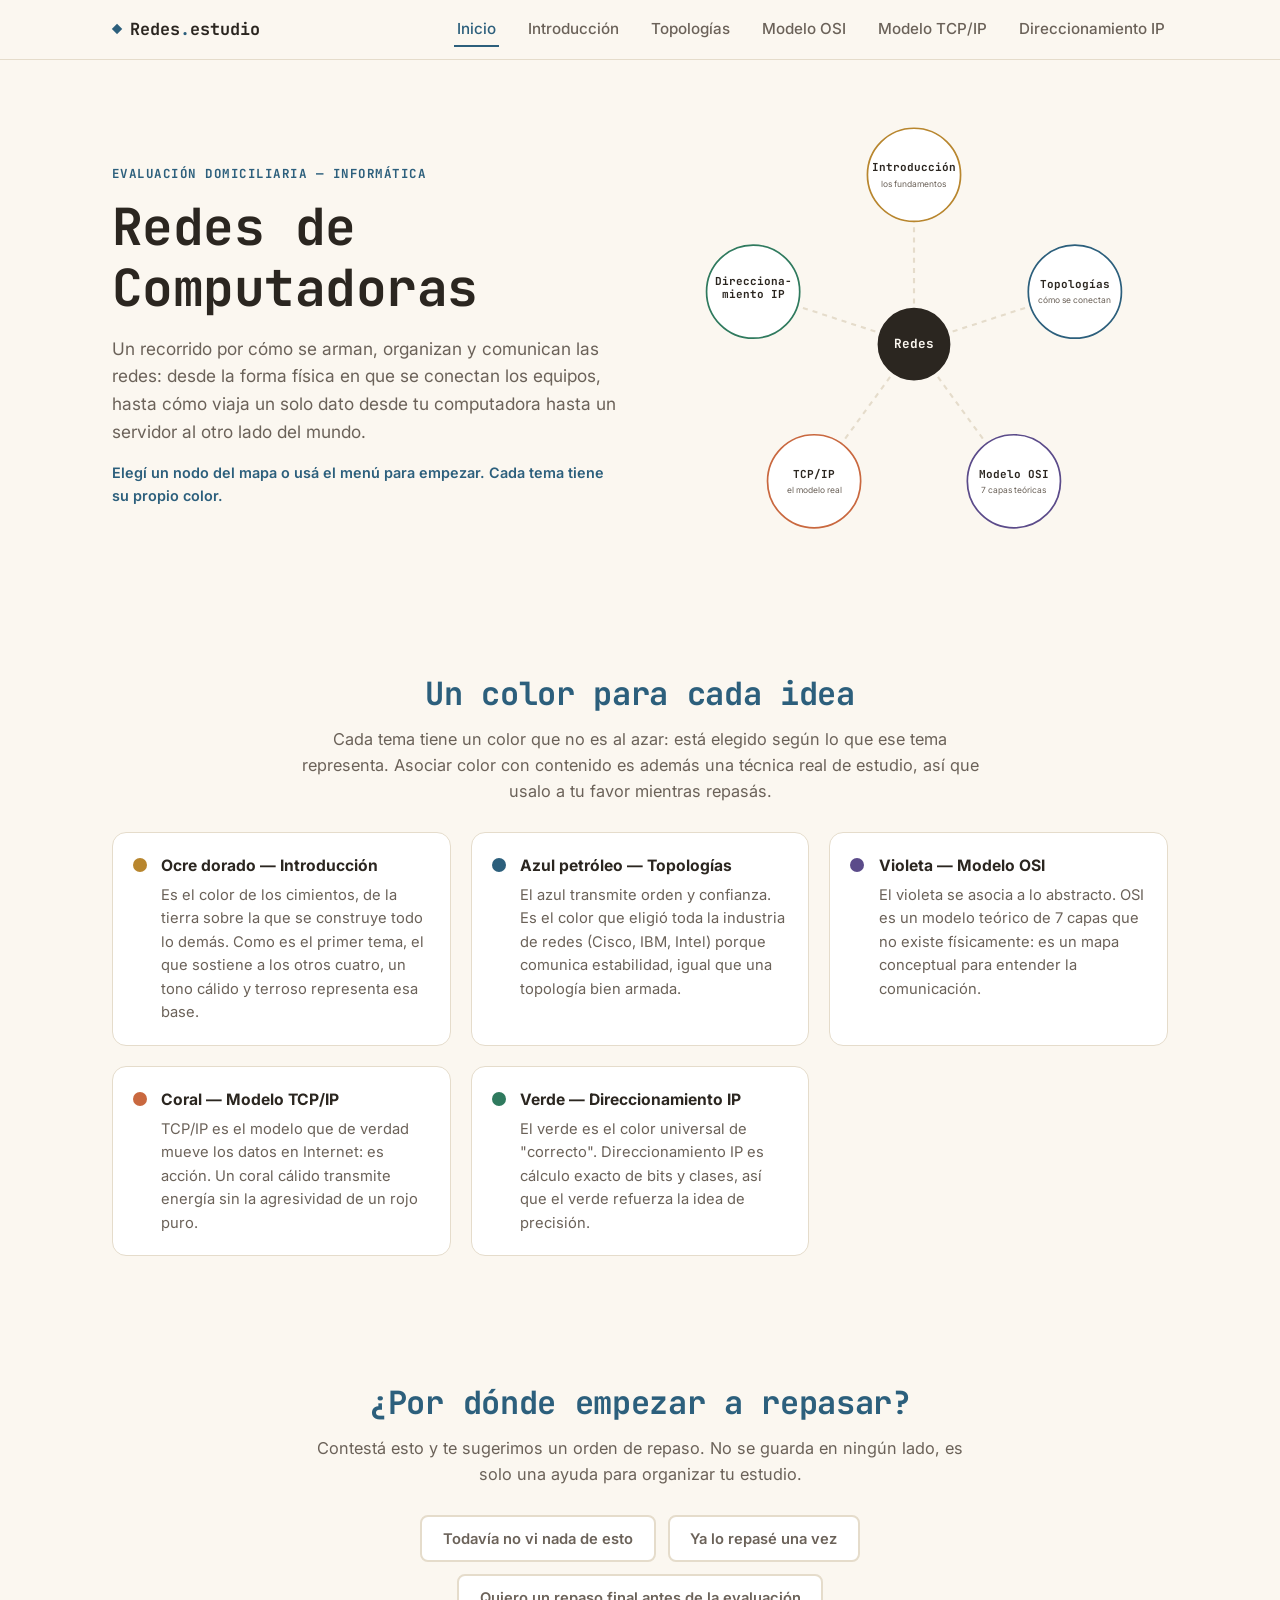
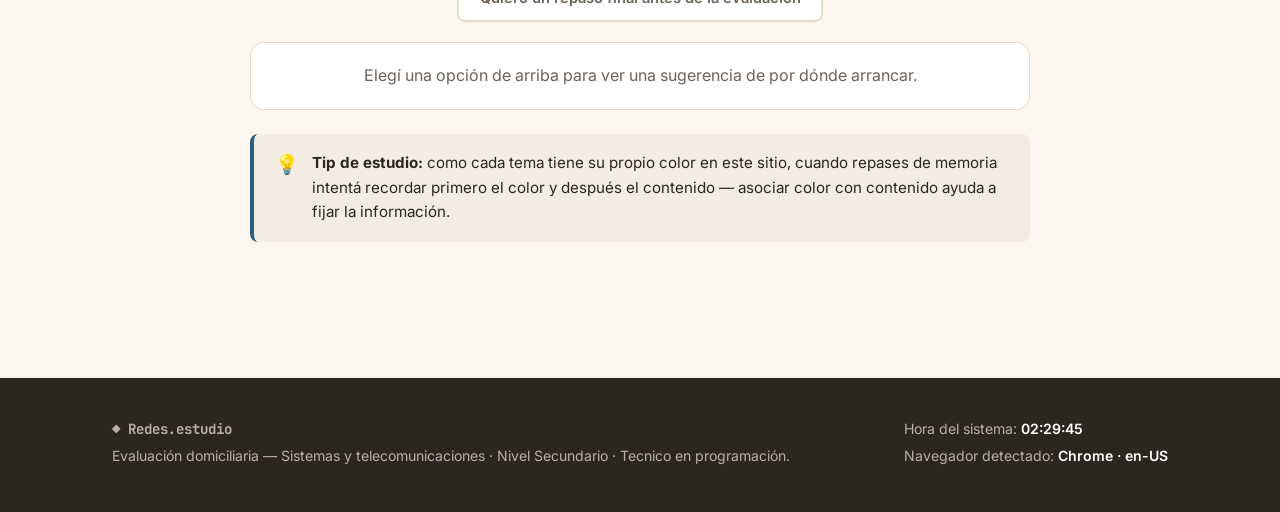
<file: index.html>
<!DOCTYPE html>
<html lang="es">
<head>
  <meta charset="UTF-8">
  <meta name="viewport" content="width=device-width, initial-scale=1.0">
  <title>Redes de Computadoras | Evaluación Domiciliaria</title>
  <meta name="description" content="Sitio de estudio sobre topologías, modelo OSI, modelo TCP/IP y direccionamiento IP.">

  <!-- Tipografías: JetBrains Mono para títulos/números, Inter para texto de lectura -->
  <!-- Favicon: mini mapa de red con los 5 colores temáticos del sitio -->
  <link rel="icon" type="image/svg+xml" href="favicon.svg">
  <link rel="icon" type="image/png" sizes="32x32" href="favicon-32.png">
  <link rel="icon" type="image/png" sizes="16x16" href="favicon-16.png">
  <link rel="apple-touch-icon" sizes="180x180" href="apple-touch-icon.png">
  <link rel="shortcut icon" href="favicon.ico">

  <link rel="preconnect" href="https://fonts.googleapis.com">
  <link href="https://fonts.googleapis.com/css2?family=JetBrains+Mono:wght@500;700;800&family=Inter:wght@400;500;600;700&display=swap" rel="stylesheet">

  <link rel="stylesheet" href="style.css">
</head>
<body class="page-home">

  <!-- ===================== NAVEGACIÓN PRINCIPAL ===================== -->
  <header class="site-header">
    <nav class="navbar" aria-label="Navegación principal">
      <a href="index.html" class="brand">
        <span class="brand-icon" aria-hidden="true">◆</span>
        <span>Redes<em>.</em>estudio</span>
      </a>

      <!-- Botón hamburguesa para mobile -->
      <button class="nav-toggle" id="navToggle" aria-expanded="false" aria-controls="navMenu" aria-label="Abrir menú de navegación">
        <span></span><span></span><span></span>
      </button>

      <ul class="nav-menu" id="navMenu">
        <li><a href="index.html" class="active">Inicio</a></li>
        <li><a href="introduccion.html">Introducción</a></li>
        <li><a href="topologias.html" data-tema="topologias">Topologías</a></li>
        <li><a href="modelo-osi.html" data-tema="osi">Modelo OSI</a></li>
        <li><a href="modelo-tcpip.html" data-tema="tcpip">Modelo TCP/IP</a></li>
        <li><a href="direccionamiento-ip.html" data-tema="ip">Direccionamiento IP</a></li>
      </ul>
    </nav>
  </header>

  <main>
    <!-- ===================== HERO: MAPA DE RED INTERACTIVO ===================== -->
    <section class="hero">
      <div class="hero-text reveal">
        <p class="eyebrow">Evaluación domiciliaria — Informática</p>
        <h1>Redes de Computadoras</h1>
        <p class="hero-lead">
          Un recorrido por cómo se arman, organizan y comunican las redes: desde la forma
          física en que se conectan los equipos, hasta cómo viaja un solo dato desde tu
          computadora hasta un servidor al otro lado del mundo.
        </p>
        <p class="hero-hint">Elegí un nodo del mapa o usá el menú para empezar. Cada tema tiene su propio color.</p>
      </div>

      <!-- Mapa de red SVG: 5 nodos temáticos (pentágono) + nodo central "Redes" -->
      <div class="network-map reveal" aria-label="Mapa de navegación por temas">
        <svg viewBox="0 0 600 500" xmlns="http://www.w3.org/2000/svg" role="img" aria-labelledby="mapTitle">
          <title id="mapTitle">Mapa de los 5 temas de la guía, conectados a un nodo central</title>

          <!-- Cables (líneas) con clase para animación de "pulso" via CSS -->
          <line class="cable cable-top" x1="300" y1="260" x2="300" y2="60"></line>
          <line class="cable cable-top" x1="300" y1="260" x2="490" y2="198"></line>
          <line class="cable cable-bot" x1="300" y1="260" x2="418" y2="422"></line>
          <line class="cable cable-bot" x1="300" y1="260" x2="182" y2="422"></line>
          <line class="cable cable-top" x1="300" y1="260" x2="110" y2="198"></line>

          <!-- Nodo central -->
          <g class="node node-center">
            <circle cx="300" cy="260" r="42"></circle>
            <text x="300" y="265" text-anchor="middle">Redes</text>
          </g>

          <!-- Nodo: Introducción (ocre) -->
          <a href="introduccion.html" aria-label="Ir a Introducción">
            <g class="node node-link" data-color="intro">
              <circle cx="300" cy="60" r="55"></circle>
              <text x="300" y="56" text-anchor="middle">Introducción</text>
              <text x="300" y="74" text-anchor="middle" class="node-sub">los fundamentos</text>
            </g>
          </a>

          <!-- Nodo: Topologías (azul) -->
          <a href="topologias.html" aria-label="Ir a Topologías">
            <g class="node node-link" data-color="topologias">
              <circle cx="490" cy="198" r="55"></circle>
              <text x="490" y="194" text-anchor="middle">Topologías</text>
              <text x="490" y="212" text-anchor="middle" class="node-sub">cómo se conectan</text>
            </g>
          </a>

          <!-- Nodo: Modelo OSI (violeta) -->
          <a href="modelo-osi.html" aria-label="Ir a Modelo OSI">
            <g class="node node-link" data-color="osi">
              <circle cx="418" cy="422" r="55"></circle>
              <text x="418" y="418" text-anchor="middle">Modelo OSI</text>
              <text x="418" y="436" text-anchor="middle" class="node-sub">7 capas teóricas</text>
            </g>
          </a>

          <!-- Nodo: TCP/IP (coral) -->
          <a href="modelo-tcpip.html" aria-label="Ir a Modelo TCP/IP">
            <g class="node node-link" data-color="tcpip">
              <circle cx="182" cy="422" r="55"></circle>
              <text x="182" y="418" text-anchor="middle">TCP/IP</text>
              <text x="182" y="436" text-anchor="middle" class="node-sub">el modelo real</text>
            </g>
          </a>

          <!-- Nodo: Direccionamiento IP (verde) -->
          <a href="direccionamiento-ip.html" aria-label="Ir a Direccionamiento IP">
            <g class="node node-link" data-color="ip">
              <circle cx="110" cy="198" r="55"></circle>
              <text x="110" y="190" text-anchor="middle">Direcciona-</text>
              <text x="110" y="206" text-anchor="middle">miento IP</text>
            </g>
          </a>
        </svg>
      </div>
    </section>

    <!-- ===================== POR QUÉ ESTOS COLORES ===================== -->
    <section class="section-block reveal">
      <h2>Un color para cada idea</h2>
      <p class="section-lead">
        Cada tema tiene un color que no es al azar: está elegido según lo que ese tema
        representa. Asociar color con contenido es además una técnica real de estudio,
        así que usalo a tu favor mientras repasás.
      </p>

      <div class="color-legend">
        <div class="legend-item" data-color="intro">
          <span class="dot"></span>
          <div>
            <strong>Ocre dorado — Introducción</strong>
            <p>Es el color de los cimientos, de la tierra sobre la que se construye todo lo
              demás. Como es el primer tema, el que sostiene a los otros cuatro, un tono
              cálido y terroso representa esa base.</p>
          </div>
        </div>
        <div class="legend-item" data-color="topologias">
          <span class="dot"></span>
          <div>
            <strong>Azul petróleo — Topologías</strong>
            <p>El azul transmite orden y confianza. Es el color que eligió toda la industria
              de redes (Cisco, IBM, Intel) porque comunica estabilidad, igual que una topología
              bien armada.</p>
          </div>
        </div>
        <div class="legend-item" data-color="osi">
          <span class="dot"></span>
          <div>
            <strong>Violeta — Modelo OSI</strong>
            <p>El violeta se asocia a lo abstracto. OSI es un modelo teórico de 7 capas que no
              existe físicamente: es un mapa conceptual para entender la comunicación.</p>
          </div>
        </div>
        <div class="legend-item" data-color="tcpip">
          <span class="dot"></span>
          <div>
            <strong>Coral — Modelo TCP/IP</strong>
            <p>TCP/IP es el modelo que de verdad mueve los datos en Internet: es acción. Un
              coral cálido transmite energía sin la agresividad de un rojo puro.</p>
          </div>
        </div>
        <div class="legend-item" data-color="ip">
          <span class="dot"></span>
          <div>
            <strong>Verde — Direccionamiento IP</strong>
            <p>El verde es el color universal de "correcto". Direccionamiento IP es cálculo
              exacto de bits y clases, así que el verde refuerza la idea de precisión.</p>
          </div>
        </div>
      </div>
    </section>

    <!-- ===================== POR DÓNDE EMPEZAR (interactivo) ===================== -->
    <section class="section-block reveal" id="empezar">
      <h2>¿Por dónde empezar a repasar?</h2>
      <p class="section-lead">
        Contestá esto y te sugerimos un orden de repaso. No se guarda en ningún lado,
        es solo una ayuda para organizar tu estudio.
      </p>

      <div class="start-picker" role="group" aria-label="Elegí tu nivel de repaso">
        <button class="pick-btn" data-nivel="nunca">Todavía no vi nada de esto</button>
        <button class="pick-btn" data-nivel="una-vez">Ya lo repasé una vez</button>
        <button class="pick-btn" data-nivel="repaso-final">Quiero un repaso final antes de la evaluación</button>
      </div>

      <div class="start-result" id="startResult" aria-live="polite">
        Elegí una opción de arriba para ver una sugerencia de por dónde arrancar.
      </div>

      <div class="callout callout-tip">
        <span class="callout-icon" aria-hidden="true">💡</span>
        <p><strong>Tip de estudio:</strong> como cada tema tiene su propio color en este sitio, cuando repases de memoria intentá recordar primero el color y después el contenido — asociar color con contenido ayuda a fijar la información.</p>
      </div>
    </section>
  </main>

  <!-- ===================== FOOTER ===================== -->
  <footer class="site-footer">
    <div class="footer-grid">
      <div>
        <p class="brand-footer"><span aria-hidden="true">◆</span> Redes<em>.</em>estudio</p>
        <p>Evaluación domiciliaria — Sistemas y telecomunicaciones · Nivel Secundario · Tecnico en programación.</p>
      </div>
      <div class="footer-info">
        <p>Hora del sistema: <span id="reloj">--:--:--</span></p>
        <p>Navegador detectado: <span id="navegadorInfo">—</span></p>
      </div>
    </div>
  </footer>

  <!-- Botón flotante volver arriba -->
  <button id="btnVolverArriba" class="btn-top" aria-label="Volver arriba" title="Volver arriba">↑</button>

  <script src="script.js"></script>
</body>
</html>
</file>
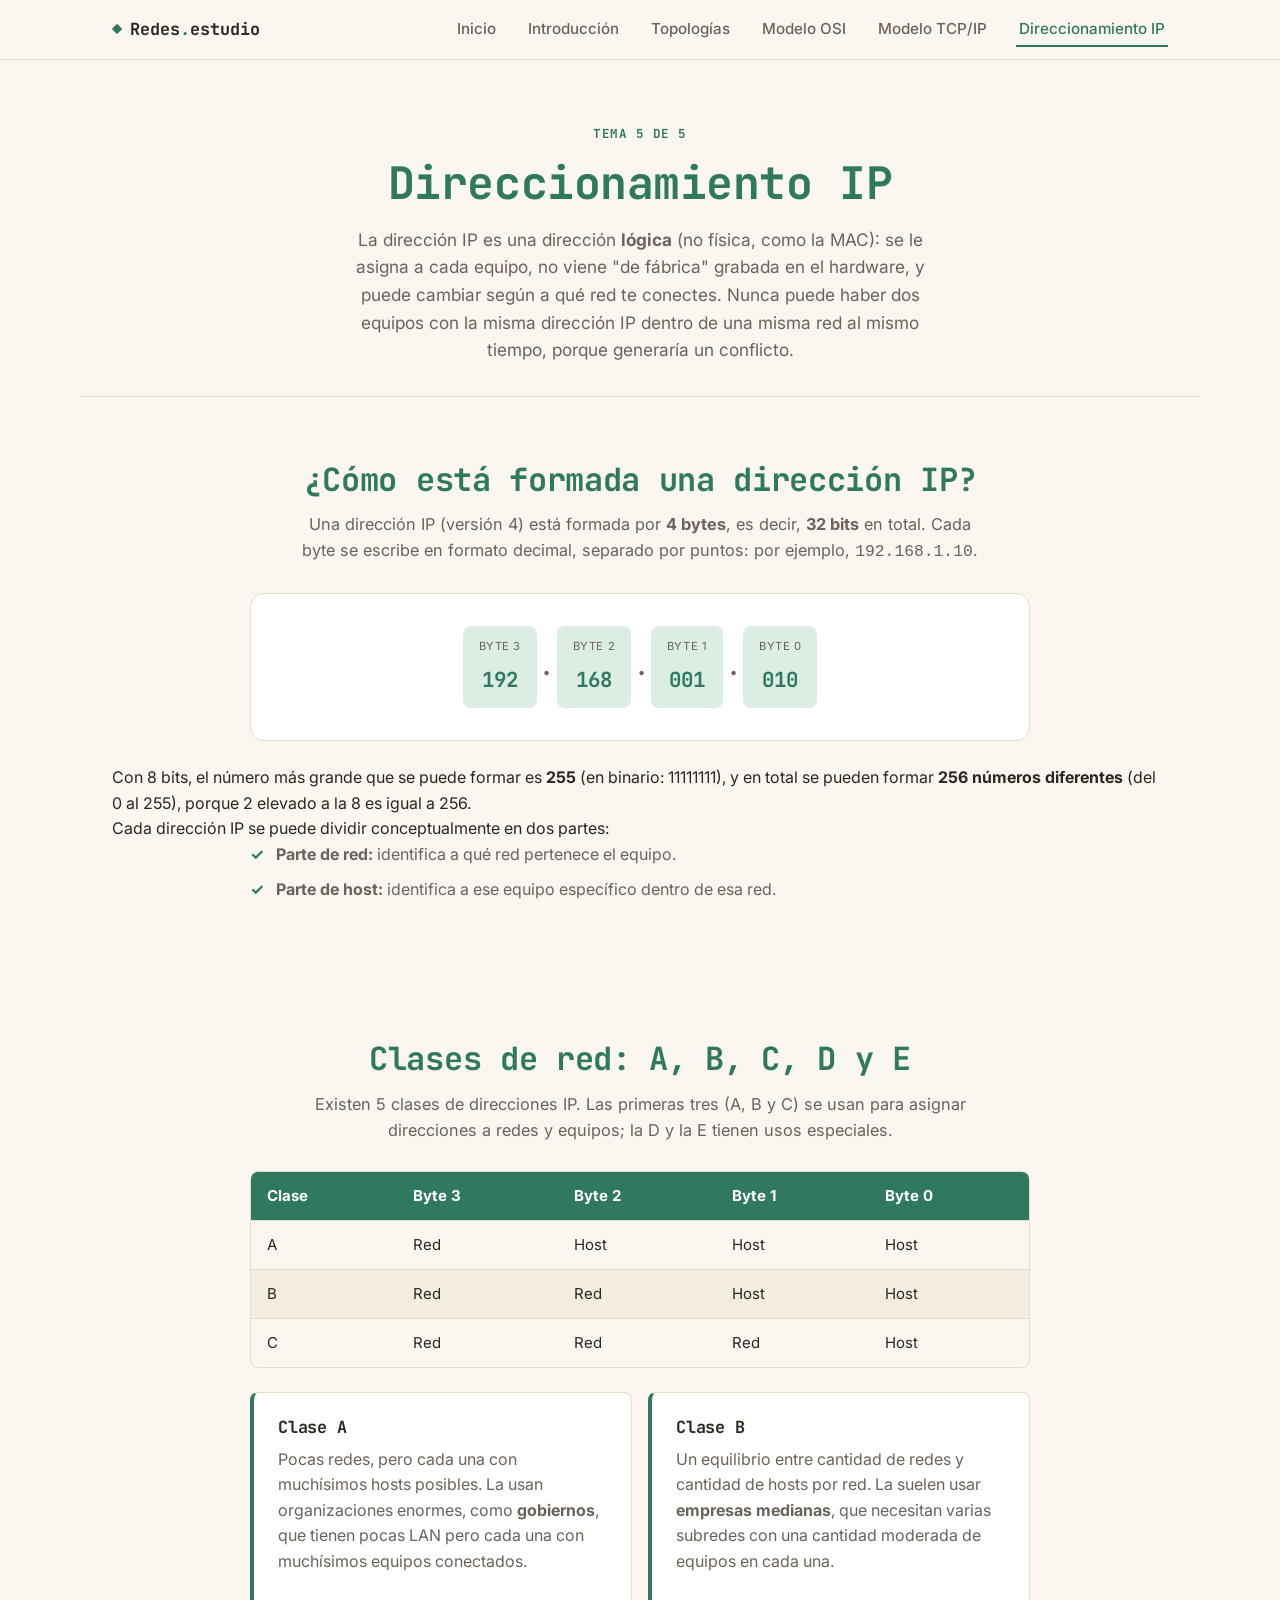
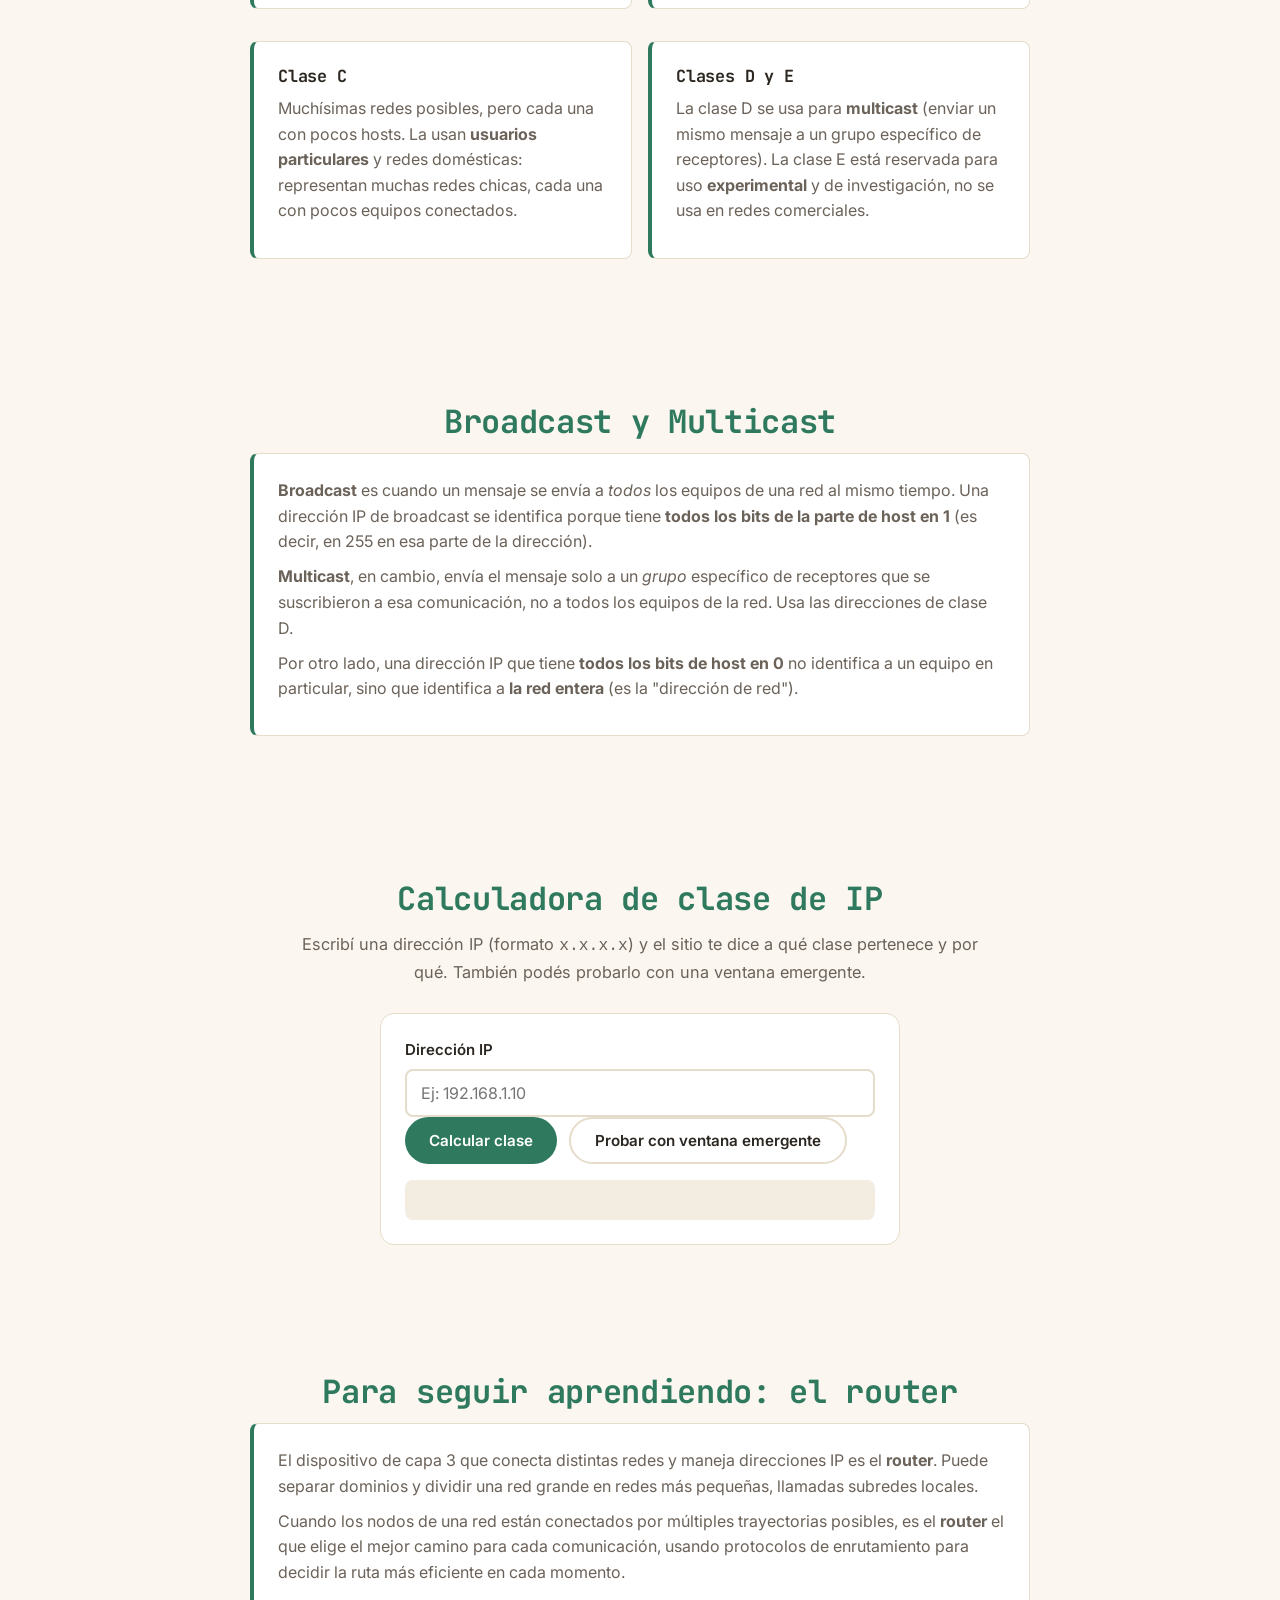
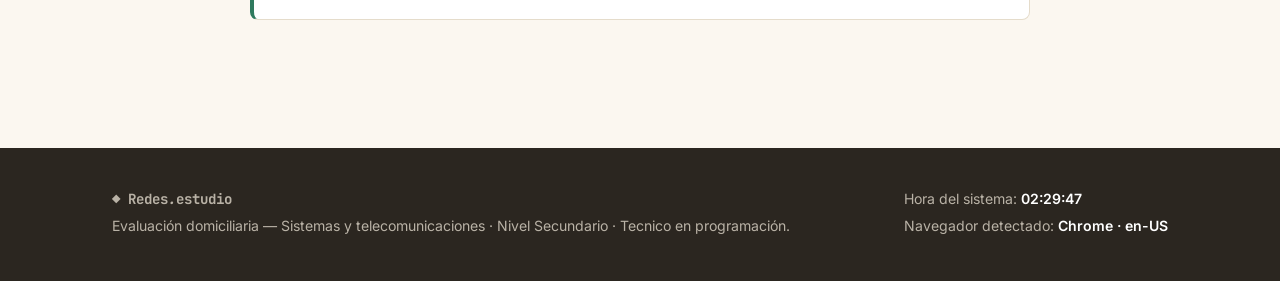
<file: direccionamiento-ip.html>
<!DOCTYPE html>
<html lang="es">
<head>
  <meta charset="UTF-8">
  <meta name="viewport" content="width=device-width, initial-scale=1.0">
  <title>Direccionamiento IP | Redes.estudio</title>
  <meta name="description" content="Cómo están conformadas las direcciones IP, clases de red A, B, C, D y E, broadcast y multicast.">
  <!-- Favicon: mini mapa de red con los 5 colores temáticos del sitio -->
  <link rel="icon" type="image/svg+xml" href="favicon.svg">
  <link rel="icon" type="image/png" sizes="32x32" href="favicon-32.png">
  <link rel="icon" type="image/png" sizes="16x16" href="favicon-16.png">
  <link rel="apple-touch-icon" sizes="180x180" href="apple-touch-icon.png">
  <link rel="shortcut icon" href="favicon.ico">

  <link rel="preconnect" href="https://fonts.googleapis.com">
  <link href="https://fonts.googleapis.com/css2?family=JetBrains+Mono:wght@500;700;800&family=Inter:wght@400;500;600;700&display=swap" rel="stylesheet">
  <link rel="stylesheet" href="style.css">
</head>
<body class="page-tema" data-color="ip">

  <header class="site-header">
    <nav class="navbar" aria-label="Navegación principal">
      <a href="index.html" class="brand">
        <span class="brand-icon" aria-hidden="true">◆</span>
        <span>Redes<em>.</em>estudio</span>
      </a>
      <button class="nav-toggle" id="navToggle" aria-expanded="false" aria-controls="navMenu" aria-label="Abrir menú de navegación">
        <span></span><span></span><span></span>
      </button>
      <ul class="nav-menu" id="navMenu">
        <li><a href="index.html">Inicio</a></li>
        <li><a href="introduccion.html">Introducción</a></li>
        <li><a href="topologias.html">Topologías</a></li>
        <li><a href="modelo-osi.html">Modelo OSI</a></li>
        <li><a href="modelo-tcpip.html">Modelo TCP/IP</a></li>
        <li><a href="direccionamiento-ip.html" class="active">Direccionamiento IP</a></li>
      </ul>
    </nav>
  </header>

  <main>
    <section class="tema-hero reveal">
      <p class="eyebrow">Tema 5 de 5</p>
      <h1>Direccionamiento IP</h1>
      <p class="hero-lead">
        La dirección IP es una dirección <strong>lógica</strong> (no física, como la MAC):
        se le asigna a cada equipo, no viene "de fábrica" grabada en el hardware, y puede
        cambiar según a qué red te conectes. Nunca puede haber dos equipos con la misma
        dirección IP dentro de una misma red al mismo tiempo, porque generaría un conflicto.
      </p>
    </section>

    <!-- ===================== ESTRUCTURA DE LA DIRECCIÓN IP ===================== -->
    <section class="section-block reveal">
      <h2>¿Cómo está formada una dirección IP?</h2>
      <p class="section-lead">
        Una dirección IP (versión 4) está formada por <strong>4 bytes</strong>, es decir,
        <strong>32 bits</strong> en total. Cada byte se escribe en formato decimal, separado
        por puntos: por ejemplo, <code>192.168.1.10</code>.
      </p>

      <div class="ip-bytes-demo">
        <div class="byte-box"><span class="byte-label">Byte 3</span><span class="byte-value">192</span></div>
        <span class="byte-dot">.</span>
        <div class="byte-box"><span class="byte-label">Byte 2</span><span class="byte-value">168</span></div>
        <span class="byte-dot">.</span>
        <div class="byte-box"><span class="byte-label">Byte 1</span><span class="byte-value">001</span></div>
        <span class="byte-dot">.</span>
        <div class="byte-box"><span class="byte-label">Byte 0</span><span class="byte-value">010</span></div>
      </div>

      <p>
        Con 8 bits, el número más grande que se puede formar es <strong>255</strong>
        (en binario: 11111111), y en total se pueden formar <strong>256 números diferentes</strong>
        (del 0 al 255), porque 2 elevado a la 8 es igual a 256.
      </p>

      <p>
        Cada dirección IP se puede dividir conceptualmente en dos partes:
      </p>
      <ul class="check-list">
        <li><strong>Parte de red:</strong> identifica a qué red pertenece el equipo.</li>
        <li><strong>Parte de host:</strong> identifica a ese equipo específico dentro de esa red.</li>
      </ul>
    </section>

    <!-- ===================== CLASES DE RED ===================== -->
    <section class="section-block reveal">
      <h2>Clases de red: A, B, C, D y E</h2>
      <p class="section-lead">
        Existen 5 clases de direcciones IP. Las primeras tres (A, B y C) se usan para asignar
        direcciones a redes y equipos; la D y la E tienen usos especiales.
      </p>

      <div class="table-wrap">
        <table>
          <thead>
            <tr><th>Clase</th><th>Byte 3</th><th>Byte 2</th><th>Byte 1</th><th>Byte 0</th></tr>
          </thead>
          <tbody>
            <tr><td>A</td><td>Red</td><td>Host</td><td>Host</td><td>Host</td></tr>
            <tr><td>B</td><td>Red</td><td>Red</td><td>Host</td><td>Host</td></tr>
            <tr><td>C</td><td>Red</td><td>Red</td><td>Red</td><td>Host</td></tr>
          </tbody>
        </table>
      </div>

      <div class="cards-grid">
        <div class="info-card">
          <h3>Clase A</h3>
          <p>Pocas redes, pero cada una con muchísimos hosts posibles. La usan organizaciones
            enormes, como <strong>gobiernos</strong>, que tienen pocas LAN pero cada una con
            muchísimos equipos conectados.</p>
        </div>
        <div class="info-card">
          <h3>Clase B</h3>
          <p>Un equilibrio entre cantidad de redes y cantidad de hosts por red. La suelen usar
            <strong>empresas medianas</strong>, que necesitan varias subredes con una cantidad
            moderada de equipos en cada una.</p>
        </div>
        <div class="info-card">
          <h3>Clase C</h3>
          <p>Muchísimas redes posibles, pero cada una con pocos hosts. La usan
            <strong>usuarios particulares</strong> y redes domésticas: representan muchas redes
            chicas, cada una con pocos equipos conectados.</p>
        </div>
        <div class="info-card">
          <h3>Clases D y E</h3>
          <p>La clase D se usa para <strong>multicast</strong> (enviar un mismo mensaje a un
            grupo específico de receptores). La clase E está reservada para uso
            <strong>experimental</strong> y de investigación, no se usa en redes comerciales.</p>
        </div>
      </div>
    </section>

    <!-- ===================== BROADCAST Y MULTICAST ===================== -->
    <section class="section-block reveal">
      <h2>Broadcast y Multicast</h2>
      <div class="info-card">
        <p>
          <strong>Broadcast</strong> es cuando un mensaje se envía a <em>todos</em> los equipos
          de una red al mismo tiempo. Una dirección IP de broadcast se identifica porque tiene
          <strong>todos los bits de la parte de host en 1</strong> (es decir, en 255 en esa
          parte de la dirección).
        </p>
        <p>
          <strong>Multicast</strong>, en cambio, envía el mensaje solo a un <em>grupo</em>
          específico de receptores que se suscribieron a esa comunicación, no a todos los
          equipos de la red. Usa las direcciones de clase D.
        </p>
        <p>
          Por otro lado, una dirección IP que tiene <strong>todos los bits de host en 0</strong>
          no identifica a un equipo en particular, sino que identifica a <strong>la red
          entera</strong> (es la "dirección de red").
        </p>
      </div>
    </section>

    <!-- ===================== CALCULADORA DE CLASE DE IP (interactiva con prompt) ===================== -->
    <section class="section-block reveal">
      <h2>Calculadora de clase de IP</h2>
      <p class="section-lead">
        Escribí una dirección IP (formato <code>x.x.x.x</code>) y el sitio te dice a qué
        clase pertenece y por qué. También podés probarlo con una ventana emergente.
      </p>

      <div class="ip-calculator">
        <div class="form-field">
          <label for="inputIp">Dirección IP</label>
          <input type="text" id="inputIp" placeholder="Ej: 192.168.1.10">
        </div>
        <div class="form-actions">
          <button class="btn btn-primary" id="btnCalcularIp">Calcular clase</button>
          <button class="btn btn-ghost" id="btnPromptIp">Probar con ventana emergente</button>
        </div>
        <div class="ip-result" id="ipResult" aria-live="polite"></div>
      </div>
    </section>

    <!-- ===================== ROUTER Y ENRUTAMIENTO ===================== -->
    <section class="section-block reveal">
      <h2>Para seguir aprendiendo: el router</h2>
      <div class="info-card">
        <p>
          El dispositivo de capa 3 que conecta distintas redes y maneja direcciones IP es el
          <strong>router</strong>. Puede separar dominios y dividir una red grande en redes más
          pequeñas, llamadas subredes locales.
        </p>
        <p>
          Cuando los nodos de una red están conectados por múltiples trayectorias posibles,
          es el <strong>router</strong> el que elige el mejor camino para cada comunicación,
          usando protocolos de enrutamiento para decidir la ruta más eficiente en cada momento.
        </p>
      </div>
    </section>
  </main>

  <footer class="site-footer">
    <div class="footer-grid">
      <div>
        <p class="brand-footer"><span aria-hidden="true">◆</span> Redes<em>.</em>estudio</p>
        <p>Evaluación domiciliaria — Sistemas y telecomunicaciones · Nivel Secundario · Tecnico en programación.</p>
      </div>
      <div class="footer-info">
        <p>Hora del sistema: <span id="reloj">--:--:--</span></p>
        <p>Navegador detectado: <span id="navegadorInfo">—</span></p>
      </div>
    </div>
  </footer>

  <button id="btnVolverArriba" class="btn-top" aria-label="Volver arriba" title="Volver arriba">↑</button>

  <script src="script.js"></script>
</body>
</html>
</file>
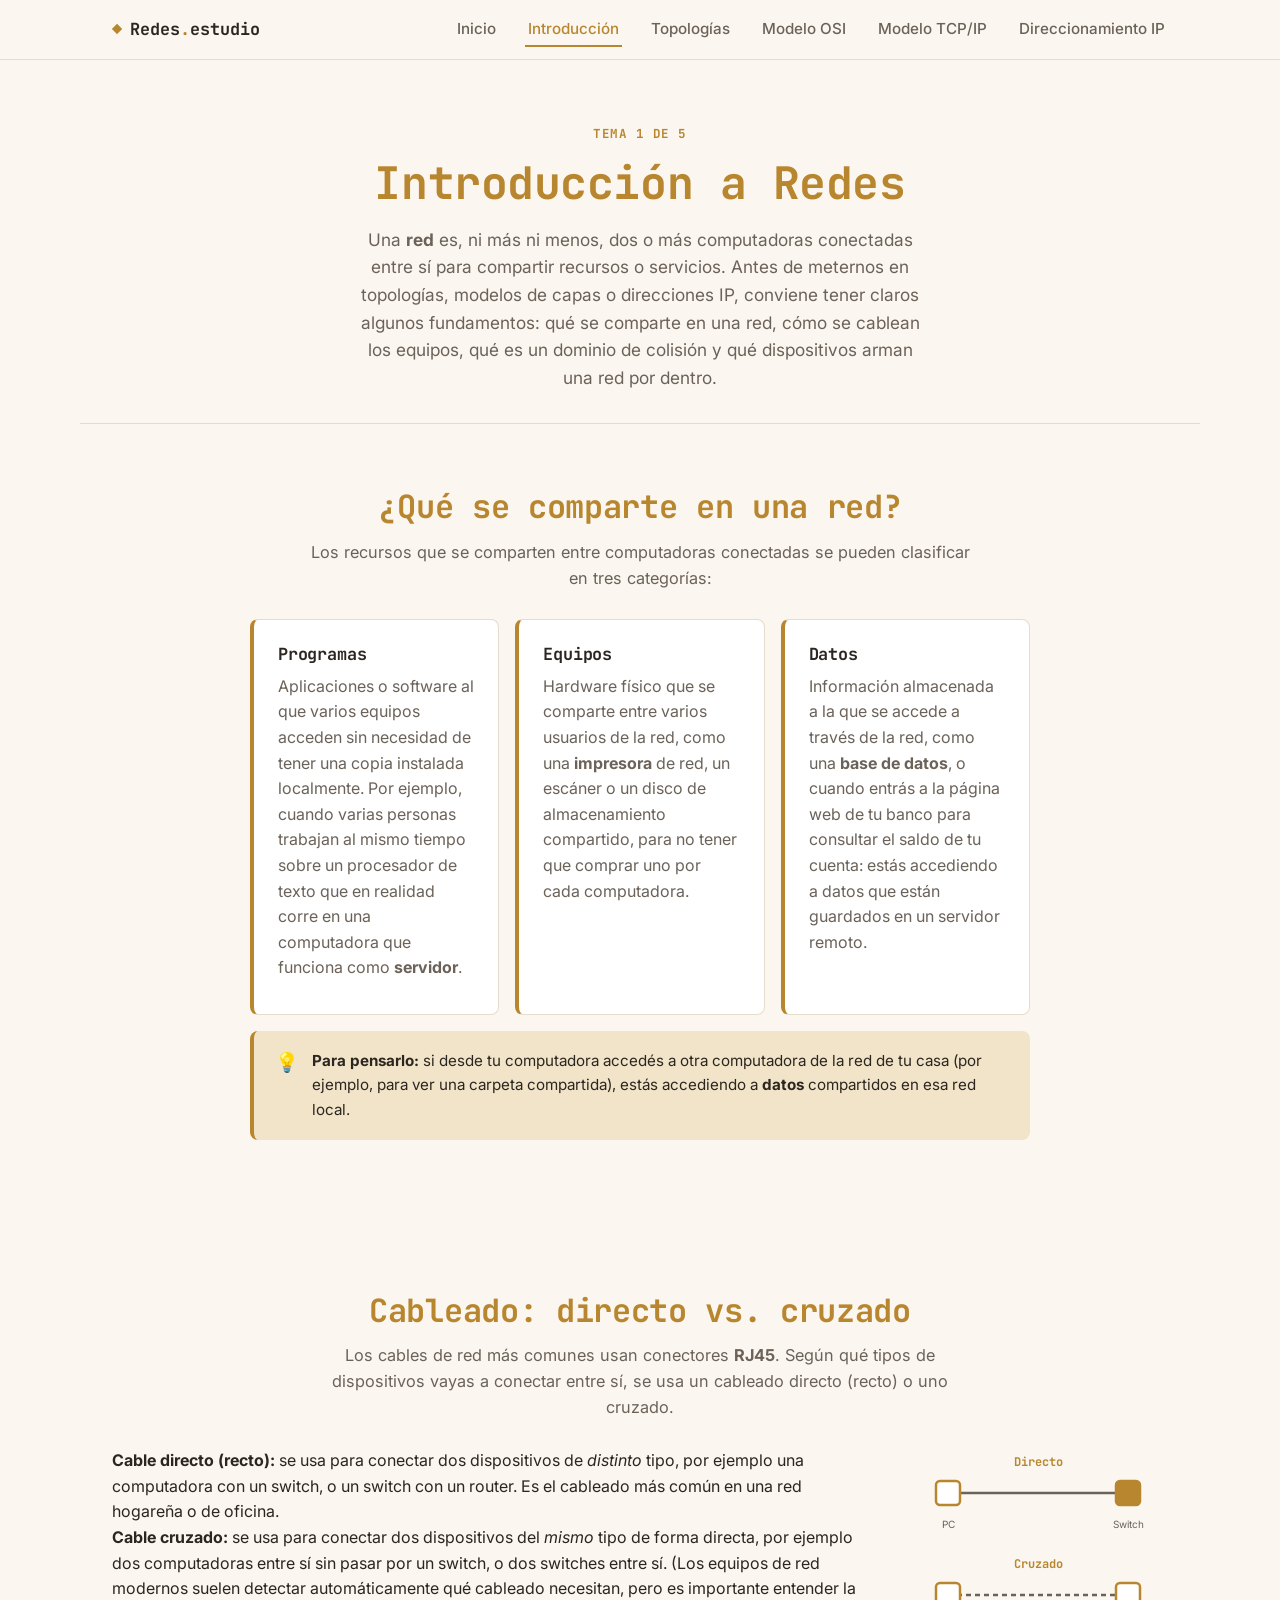
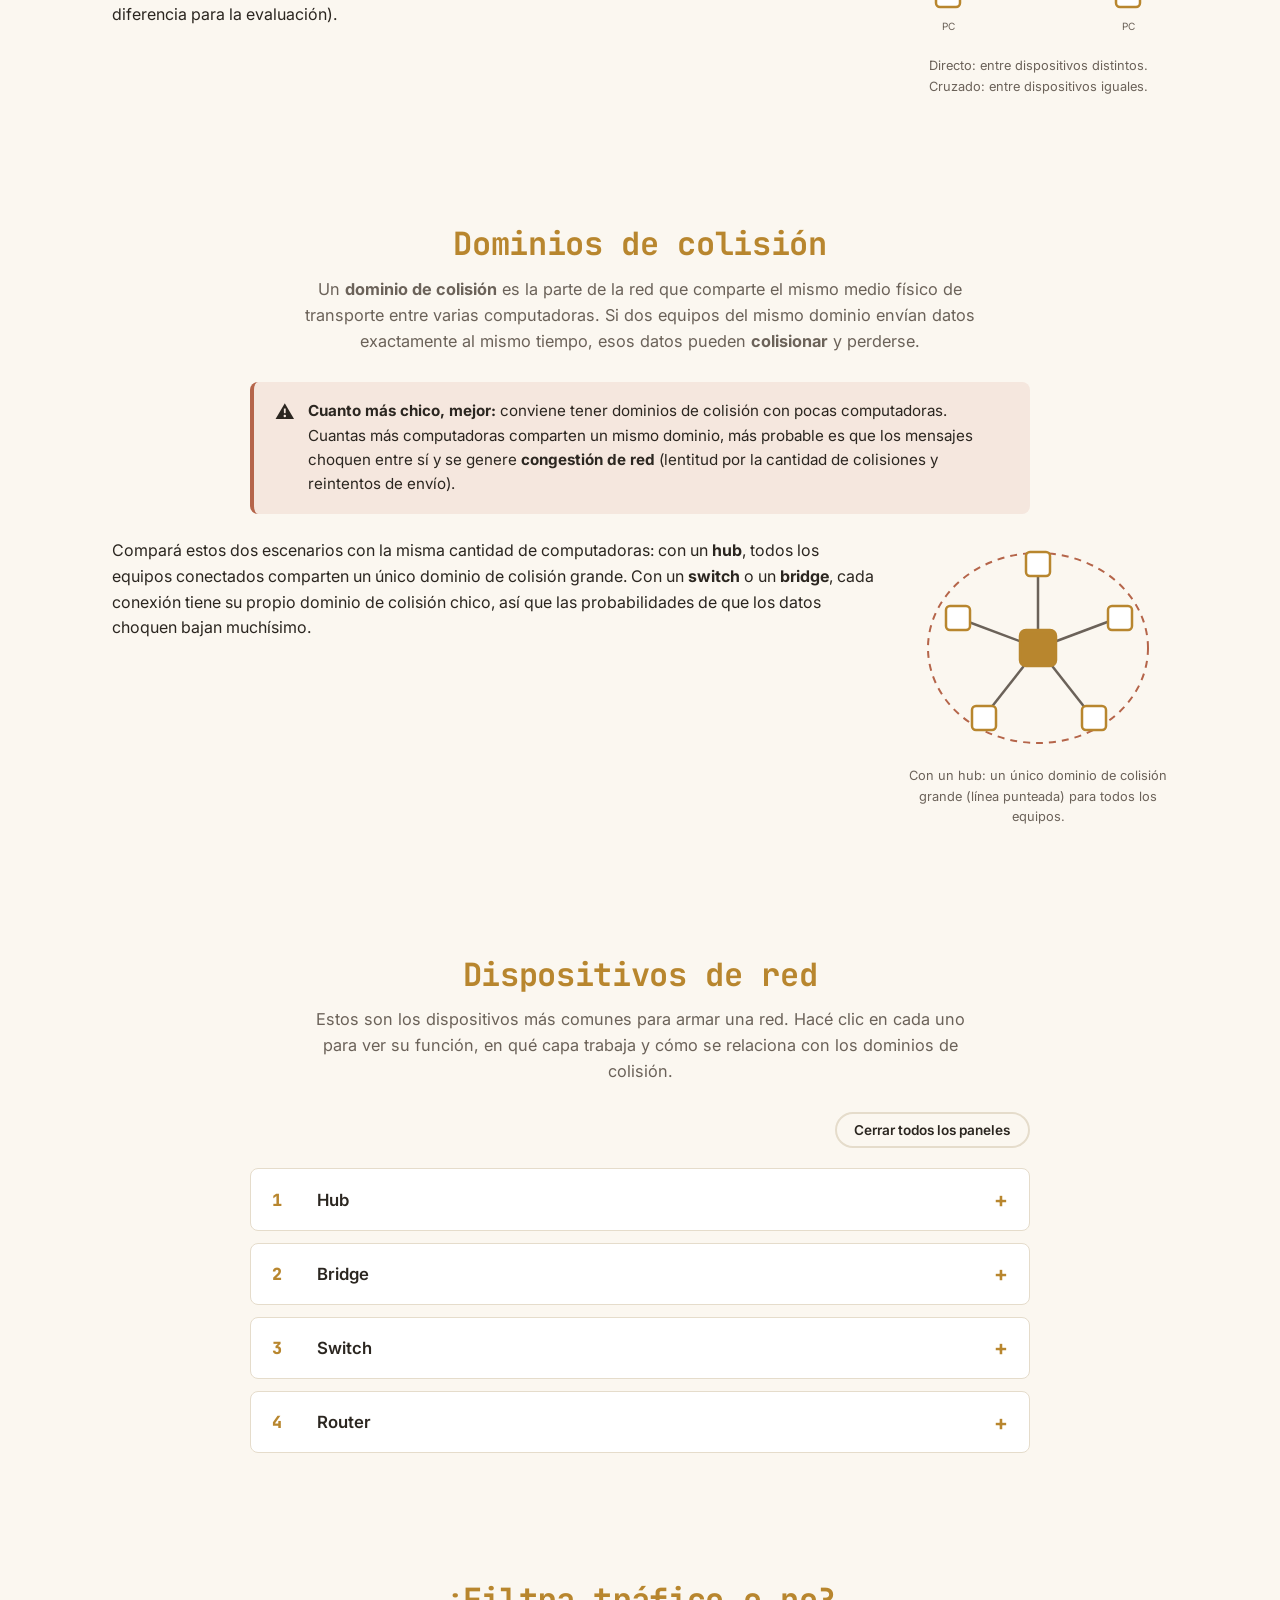
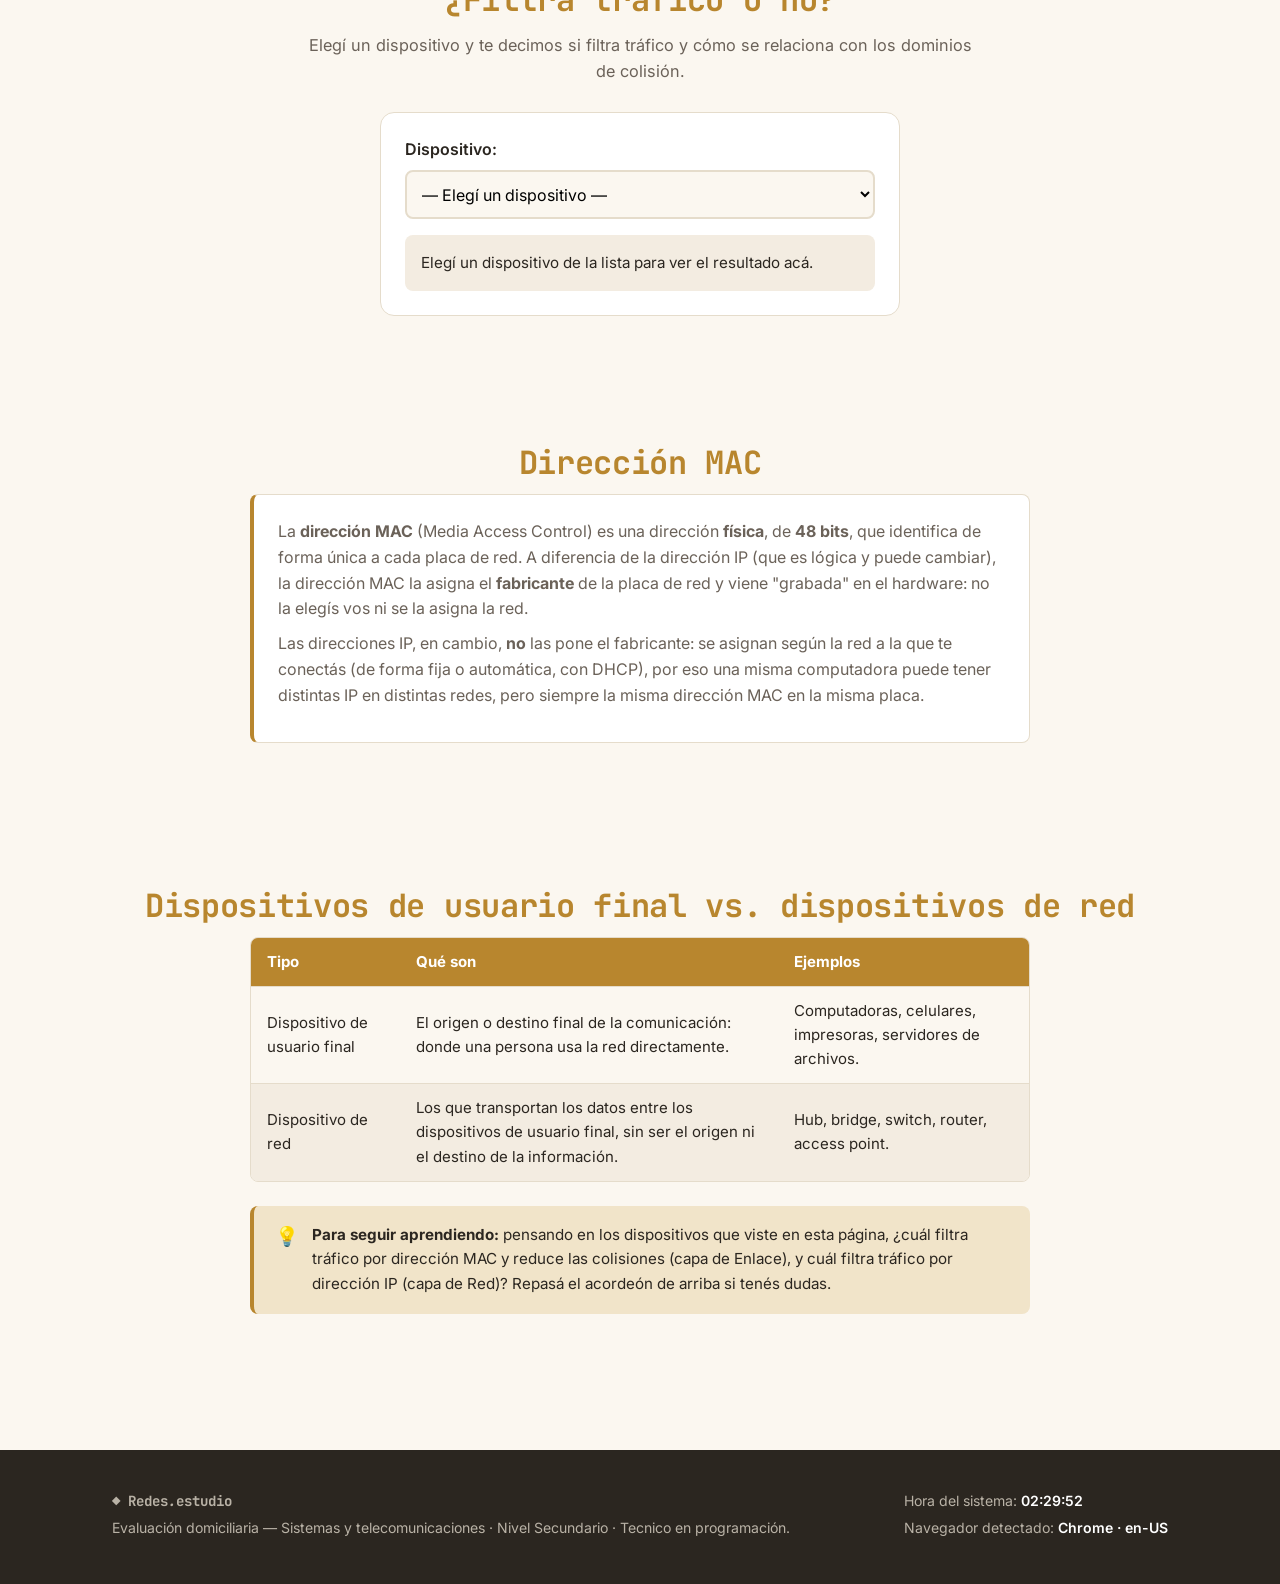
<file: introduccion.html>
<!DOCTYPE html>
<html lang="es">
<head>
  <meta charset="UTF-8">
  <meta name="viewport" content="width=device-width, initial-scale=1.0">
  <title>Introducción a Redes | Redes.estudio</title>
  <meta name="description" content="Fundamentos de redes: recursos compartidos, cableado, dominios de colisión, dispositivos de red y direcciones MAC.">
  <!-- Favicon: mini mapa de red con los 5 colores temáticos del sitio -->
  <link rel="icon" type="image/svg+xml" href="favicon.svg">
  <link rel="icon" type="image/png" sizes="32x32" href="favicon-32.png">
  <link rel="icon" type="image/png" sizes="16x16" href="favicon-16.png">
  <link rel="apple-touch-icon" sizes="180x180" href="apple-touch-icon.png">
  <link rel="shortcut icon" href="favicon.ico">

  <link rel="preconnect" href="https://fonts.googleapis.com">
  <link href="https://fonts.googleapis.com/css2?family=JetBrains+Mono:wght@500;700;800&family=Inter:wght@400;500;600;700&display=swap" rel="stylesheet">
  <link rel="stylesheet" href="style.css">
</head>
<body class="page-tema" data-color="intro">

  <header class="site-header">
    <nav class="navbar" aria-label="Navegación principal">
      <a href="index.html" class="brand">
        <span class="brand-icon" aria-hidden="true">◆</span>
        <span>Redes<em>.</em>estudio</span>
      </a>
      <button class="nav-toggle" id="navToggle" aria-expanded="false" aria-controls="navMenu" aria-label="Abrir menú de navegación">
        <span></span><span></span><span></span>
      </button>
      <ul class="nav-menu" id="navMenu">
        <li><a href="index.html">Inicio</a></li>
        <li><a href="introduccion.html" class="active">Introducción</a></li>
        <li><a href="topologias.html">Topologías</a></li>
        <li><a href="modelo-osi.html">Modelo OSI</a></li>
        <li><a href="modelo-tcpip.html">Modelo TCP/IP</a></li>
        <li><a href="direccionamiento-ip.html">Direccionamiento IP</a></li>
      </ul>
    </nav>
  </header>

  <main>
    <section class="tema-hero reveal">
      <p class="eyebrow">Tema 1 de 5</p>
      <h1>Introducción a Redes</h1>
      <p class="hero-lead">
        Una <strong>red</strong> es, ni más ni menos, dos o más computadoras conectadas
        entre sí para compartir recursos o servicios. Antes de meternos en topologías,
        modelos de capas o direcciones IP, conviene tener claros algunos fundamentos:
        qué se comparte en una red, cómo se cablean los equipos, qué es un dominio de
        colisión y qué dispositivos arman una red por dentro.
      </p>
    </section>

    <!-- ===================== RECURSOS COMPARTIDOS ===================== -->
    <section class="section-block reveal">
      <h2>¿Qué se comparte en una red?</h2>
      <p class="section-lead">
        Los recursos que se comparten entre computadoras conectadas se pueden clasificar
        en tres categorías:
      </p>

      <div class="cards-grid cards-grid-3">
        <div class="info-card">
          <h3>Programas</h3>
          <p>Aplicaciones o software al que varios equipos acceden sin necesidad de tener
            una copia instalada localmente. Por ejemplo, cuando varias personas trabajan
            al mismo tiempo sobre un procesador de texto que en realidad corre en una
            computadora que funciona como <strong>servidor</strong>.</p>
        </div>
        <div class="info-card">
          <h3>Equipos</h3>
          <p>Hardware físico que se comparte entre varios usuarios de la red, como una
            <strong>impresora</strong> de red, un escáner o un disco de almacenamiento
            compartido, para no tener que comprar uno por cada computadora.</p>
        </div>
        <div class="info-card">
          <h3>Datos</h3>
          <p>Información almacenada a la que se accede a través de la red, como una
            <strong>base de datos</strong>, o cuando entrás a la página web de tu banco
            para consultar el saldo de tu cuenta: estás accediendo a datos que están
            guardados en un servidor remoto.</p>
        </div>
      </div>

      <div class="callout callout-tip">
        <span class="callout-icon" aria-hidden="true">💡</span>
        <p><strong>Para pensarlo:</strong> si desde tu computadora accedés a otra computadora de la red de tu casa (por ejemplo, para ver una carpeta compartida), estás accediendo a <strong>datos</strong> compartidos en esa red local.</p>
      </div>
    </section>

    <!-- ===================== CABLEADO RJ45 ===================== -->
    <section class="section-block reveal">
      <h2>Cableado: directo vs. cruzado</h2>
      <p class="section-lead">
        Los cables de red más comunes usan conectores <strong>RJ45</strong>. Según qué
        tipos de dispositivos vayas a conectar entre sí, se usa un cableado directo (recto)
        o uno cruzado.
      </p>

      <div class="topology-content">
        <div class="topology-text">
          <p><strong>Cable directo (recto):</strong> se usa para conectar dos dispositivos
            de <em>distinto</em> tipo, por ejemplo una computadora con un switch, o un
            switch con un router. Es el cableado más común en una red hogareña o de oficina.</p>
          <p><strong>Cable cruzado:</strong> se usa para conectar dos dispositivos del
            <em>mismo</em> tipo de forma directa, por ejemplo dos computadoras entre sí sin
            pasar por un switch, o dos switches entre sí. (Los equipos de red modernos suelen
            detectar automáticamente qué cableado necesitan, pero es importante entender la
            diferencia para la evaluación).</p>
        </div>
        <div class="topology-diagram">
          <svg viewBox="0 0 260 200" xmlns="http://www.w3.org/2000/svg" role="img" aria-label="Diagrama comparando cable directo entre PC y switch, y cable cruzado entre dos PC">
            <text x="130" y="18" text-anchor="middle" class="diag-label">Directo</text>
            <line x1="40" y1="45" x2="220" y2="45" class="diag-cable"></line>
            <g class="diag-node"><rect x="28" y="33" width="24" height="24" rx="4"></rect></g>
            <g class="diag-node diag-hub"><rect x="208" y="33" width="24" height="24" rx="4"></rect></g>
            <text x="40" y="80" text-anchor="middle" class="diag-tag">PC</text>
            <text x="220" y="80" text-anchor="middle" class="diag-tag">Switch</text>

            <text x="130" y="120" text-anchor="middle" class="diag-label">Cruzado</text>
            <line x1="40" y1="147" x2="220" y2="147" class="diag-cable diag-cable-dashed"></line>
            <g class="diag-node"><rect x="28" y="135" width="24" height="24" rx="4"></rect></g>
            <g class="diag-node"><rect x="208" y="135" width="24" height="24" rx="4"></rect></g>
            <text x="40" y="182" text-anchor="middle" class="diag-tag">PC</text>
            <text x="220" y="182" text-anchor="middle" class="diag-tag">PC</text>
          </svg>
          <p class="diagram-caption">Directo: entre dispositivos distintos. Cruzado: entre dispositivos iguales.</p>
        </div>
      </div>
    </section>

    <!-- ===================== DOMINIOS DE COLISIÓN ===================== -->
    <section class="section-block reveal">
      <h2>Dominios de colisión</h2>
      <p class="section-lead">
        Un <strong>dominio de colisión</strong> es la parte de la red que comparte el mismo
        medio físico de transporte entre varias computadoras. Si dos equipos del mismo
        dominio envían datos exactamente al mismo tiempo, esos datos pueden
        <strong>colisionar</strong> y perderse.
      </p>

      <div class="callout callout-warn">
        <span class="callout-icon" aria-hidden="true">⚠</span>
        <p><strong>Cuanto más chico, mejor:</strong> conviene tener dominios de colisión con pocas computadoras. Cuantas más computadoras comparten un mismo dominio, más probable es que los mensajes choquen entre sí y se genere <strong>congestión de red</strong> (lentitud por la cantidad de colisiones y reintentos de envío).</p>
      </div>

      <div class="topology-content">
        <div class="topology-text">
          <p>
            Compará estos dos escenarios con la misma cantidad de computadoras: con un
            <strong>hub</strong>, todos los equipos conectados comparten un único dominio de
            colisión grande. Con un <strong>switch</strong> o un <strong>bridge</strong>, cada
            conexión tiene su propio dominio de colisión chico, así que las probabilidades de
            que los datos choquen bajan muchísimo.
          </p>
        </div>
        <div class="topology-diagram">
          <svg viewBox="0 0 260 220" xmlns="http://www.w3.org/2000/svg" role="img" aria-label="Comparación entre un dominio de colisión grande con hub y varios dominios chicos con switch">
            <ellipse cx="130" cy="110" rx="110" ry="95" class="diag-domain"></ellipse>
            <line x1="130" y1="110" x2="130" y2="30" class="diag-cable"></line>
            <line x1="130" y1="110" x2="210" y2="80" class="diag-cable"></line>
            <line x1="130" y1="110" x2="185" y2="180" class="diag-cable"></line>
            <line x1="130" y1="110" x2="75" y2="180" class="diag-cable"></line>
            <line x1="130" y1="110" x2="50" y2="80" class="diag-cable"></line>
            <g class="diag-node diag-hub"><rect x="112" y="92" width="36" height="36" rx="6"></rect></g>
            <g class="diag-node"><rect x="118" y="14" width="24" height="24" rx="4"></rect></g>
            <g class="diag-node"><rect x="200" y="68" width="24" height="24" rx="4"></rect></g>
            <g class="diag-node"><rect x="174" y="168" width="24" height="24" rx="4"></rect></g>
            <g class="diag-node"><rect x="64" y="168" width="24" height="24" rx="4"></rect></g>
            <g class="diag-node"><rect x="38" y="68" width="24" height="24" rx="4"></rect></g>
          </svg>
          <p class="diagram-caption">Con un hub: un único dominio de colisión grande (línea punteada) para todos los equipos.</p>
        </div>
      </div>
    </section>

    <!-- ===================== DISPOSITIVOS DE RED (ACORDEÓN) ===================== -->
    <section class="section-block reveal">
      <h2>Dispositivos de red</h2>
      <p class="section-lead">
        Estos son los dispositivos más comunes para armar una red. Hacé clic en cada uno
        para ver su función, en qué capa trabaja y cómo se relaciona con los dominios de
        colisión.
      </p>

      <div class="accordion-controls">
        <button class="btn btn-ghost btn-small btn-cerrar-todo" data-accordion="accordionIntro">Cerrar todos los paneles</button>
      </div>

      <div class="accordion" id="accordionIntro">

        <div class="accordion-item">
          <button class="accordion-header" aria-expanded="false">
            <span class="accordion-num">1</span>
            <span>Hub</span>
            <span class="accordion-icon" aria-hidden="true">+</span>
          </button>
          <div class="accordion-panel">
            <p>Un hub es un <strong>repetidor</strong> que funciona como centro de una red:
              recibe datos por un puerto y los reenvía por <em>todos</em> los demás puertos,
              sin importar a qué equipo van dirigidos en realidad.</p>
            <ul>
              <li><strong>¿Filtra tráfico?</strong> No. Los datos que le llegan a un puerto se envían a todos los otros puertos, sin ningún criterio de selección.</li>
              <li><strong>Dominios de colisión:</strong> todos los equipos conectados al mismo hub están en el mismo dominio de colisión (es un solo dominio grande).</li>
              <li><strong>Conecta:</strong> computadoras a una red (no conecta redes distintas entre sí).</li>
            </ul>
          </div>
        </div>

        <div class="accordion-item">
          <button class="accordion-header" aria-expanded="false">
            <span class="accordion-num">2</span>
            <span>Bridge</span>
            <span class="accordion-icon" aria-hidden="true">+</span>
          </button>
          <div class="accordion-panel">
            <p>Un bridge es un dispositivo que <strong>filtra tráfico de red</strong> según
              la <strong>dirección MAC</strong> de destino, y descarta o reenvía cada dato
              con ese criterio, en lugar de mandarlo a todos los puertos como hace un hub.
              Trabaja en la capa de <strong>Enlace</strong> del modelo OSI.</p>
            <ul>
              <li><strong>¿Filtra tráfico?</strong> Sí, por dirección MAC.</li>
              <li><strong>Dominios de colisión:</strong> un bridge "rompe" los dominios de colisión, es decir, separa la red en dominios más chicos e independientes entre sí.</li>
              <li><strong>Conecta:</strong> redes entre sí (a diferencia del hub, que conecta computadoras a una misma red).</li>
            </ul>
          </div>
        </div>

        <div class="accordion-item">
          <button class="accordion-header" aria-expanded="false">
            <span class="accordion-num">3</span>
            <span>Switch</span>
            <span class="accordion-icon" aria-hidden="true">+</span>
          </button>
          <div class="accordion-panel">
            <p>Un switch funciona igual que un bridge —filtra tráfico por dirección MAC y
              rompe los dominios de colisión— pero está pensado para manejar muchos más
              puertos y mucho más tráfico a la vez. Es el dispositivo que soluciona los
              problemas de exceso de tráfico y colisiones en redes LAN modernas, y es la
              opción que reemplazó casi por completo a los hubs.</p>
            <ul>
              <li><strong>¿Filtra tráfico?</strong> Sí, por dirección MAC.</li>
              <li><strong>Dominios de colisión:</strong> cada puerto del switch es su propio dominio de colisión.</li>
              <li><strong>En común con el bridge:</strong> ambos rompen los dominios de colisión filtrando por MAC; la diferencia es sobre todo de escala y velocidad.</li>
            </ul>
          </div>
        </div>

        <div class="accordion-item">
          <button class="accordion-header" aria-expanded="false">
            <span class="accordion-num">4</span>
            <span>Router</span>
            <span class="accordion-icon" aria-hidden="true">+</span>
          </button>
          <div class="accordion-panel">
            <p>Un router utiliza <strong>direcciones IP</strong> (capa de Red) para decidir
              hacia dónde enviar los datos, en lugar de direcciones MAC. Es el dispositivo
              que se usa para <strong>interconectar redes distintas y acceder a Internet</strong>.</p>
            <ul>
              <li><strong>¿Filtra tráfico?</strong> Sí, por dirección IP.</li>
              <li><strong>A diferencia del bridge/switch:</strong> trabaja en la capa de Red, no en la de Enlace.</li>
              <li><strong>Conecta:</strong> redes distintas entre sí, incluyendo la salida hacia Internet.</li>
            </ul>
          </div>
        </div>

      </div>
    </section>

    <!-- ===================== TRADUCTOR DE DISPOSITIVOS (interactivo) ===================== -->
    <section class="section-block reveal">
      <h2>¿Filtra tráfico o no?</h2>
      <p class="section-lead">Elegí un dispositivo y te decimos si filtra tráfico y cómo se relaciona con los dominios de colisión.</p>

      <div class="translator">
        <label for="selectDispositivo">Dispositivo:</label>
        <select id="selectDispositivo">
          <option value="">— Elegí un dispositivo —</option>
          <option value="Hub">Hub</option>
          <option value="Bridge">Bridge</option>
          <option value="Switch">Switch</option>
          <option value="Router">Router</option>
        </select>
        <div class="translator-result" id="dispositivoResult">
          Elegí un dispositivo de la lista para ver el resultado acá.
        </div>
      </div>
    </section>

    <!-- ===================== DIRECCIÓN MAC ===================== -->
    <section class="section-block reveal">
      <h2>Dirección MAC</h2>
      <div class="info-card">
        <p>
          La <strong>dirección MAC</strong> (Media Access Control) es una dirección
          <strong>física</strong>, de <strong>48 bits</strong>, que identifica de forma única
          a cada placa de red. A diferencia de la dirección IP (que es lógica y puede
          cambiar), la dirección MAC la asigna el <strong>fabricante</strong> de la placa de
          red y viene "grabada" en el hardware: no la elegís vos ni se la asigna la red.
        </p>
        <p>
          Las direcciones IP, en cambio, <strong>no</strong> las pone el fabricante: se
          asignan según la red a la que te conectás (de forma fija o automática, con DHCP),
          por eso una misma computadora puede tener distintas IP en distintas redes, pero
          siempre la misma dirección MAC en la misma placa.
        </p>
      </div>
    </section>

    <!-- ===================== DISPOSITIVOS DE USUARIO FINAL VS DE RED ===================== -->
    <section class="section-block reveal">
      <h2>Dispositivos de usuario final vs. dispositivos de red</h2>
      <div class="table-wrap">
        <table>
          <thead>
            <tr><th>Tipo</th><th>Qué son</th><th>Ejemplos</th></tr>
          </thead>
          <tbody>
            <tr>
              <td>Dispositivo de usuario final</td>
              <td>El origen o destino final de la comunicación: donde una persona usa la red directamente.</td>
              <td>Computadoras, celulares, impresoras, servidores de archivos.</td>
            </tr>
            <tr>
              <td>Dispositivo de red</td>
              <td>Los que transportan los datos entre los dispositivos de usuario final, sin ser el origen ni el destino de la información.</td>
              <td>Hub, bridge, switch, router, access point.</td>
            </tr>
          </tbody>
        </table>
      </div>

      <div class="callout callout-tip">
        <span class="callout-icon" aria-hidden="true">💡</span>
        <p><strong>Para seguir aprendiendo:</strong> pensando en los dispositivos que viste en esta página, ¿cuál filtra tráfico por dirección MAC y reduce las colisiones (capa de Enlace), y cuál filtra tráfico por dirección IP (capa de Red)? Repasá el acordeón de arriba si tenés dudas.</p>
      </div>
    </section>
  </main>

  <footer class="site-footer">
    <div class="footer-grid">
      <div>
        <p class="brand-footer"><span aria-hidden="true">◆</span> Redes<em>.</em>estudio</p>
        <p>Evaluación domiciliaria — Sistemas y telecomunicaciones · Nivel Secundario · Tecnico en programación.</p>
      </div>
      <div class="footer-info">
        <p>Hora del sistema: <span id="reloj">--:--:--</span></p>
        <p>Navegador detectado: <span id="navegadorInfo">—</span></p>
      </div>
    </div>
  </footer>

  <button id="btnVolverArriba" class="btn-top" aria-label="Volver arriba" title="Volver arriba">↑</button>

  <script src="script.js"></script>
</body>
</html>
</file>
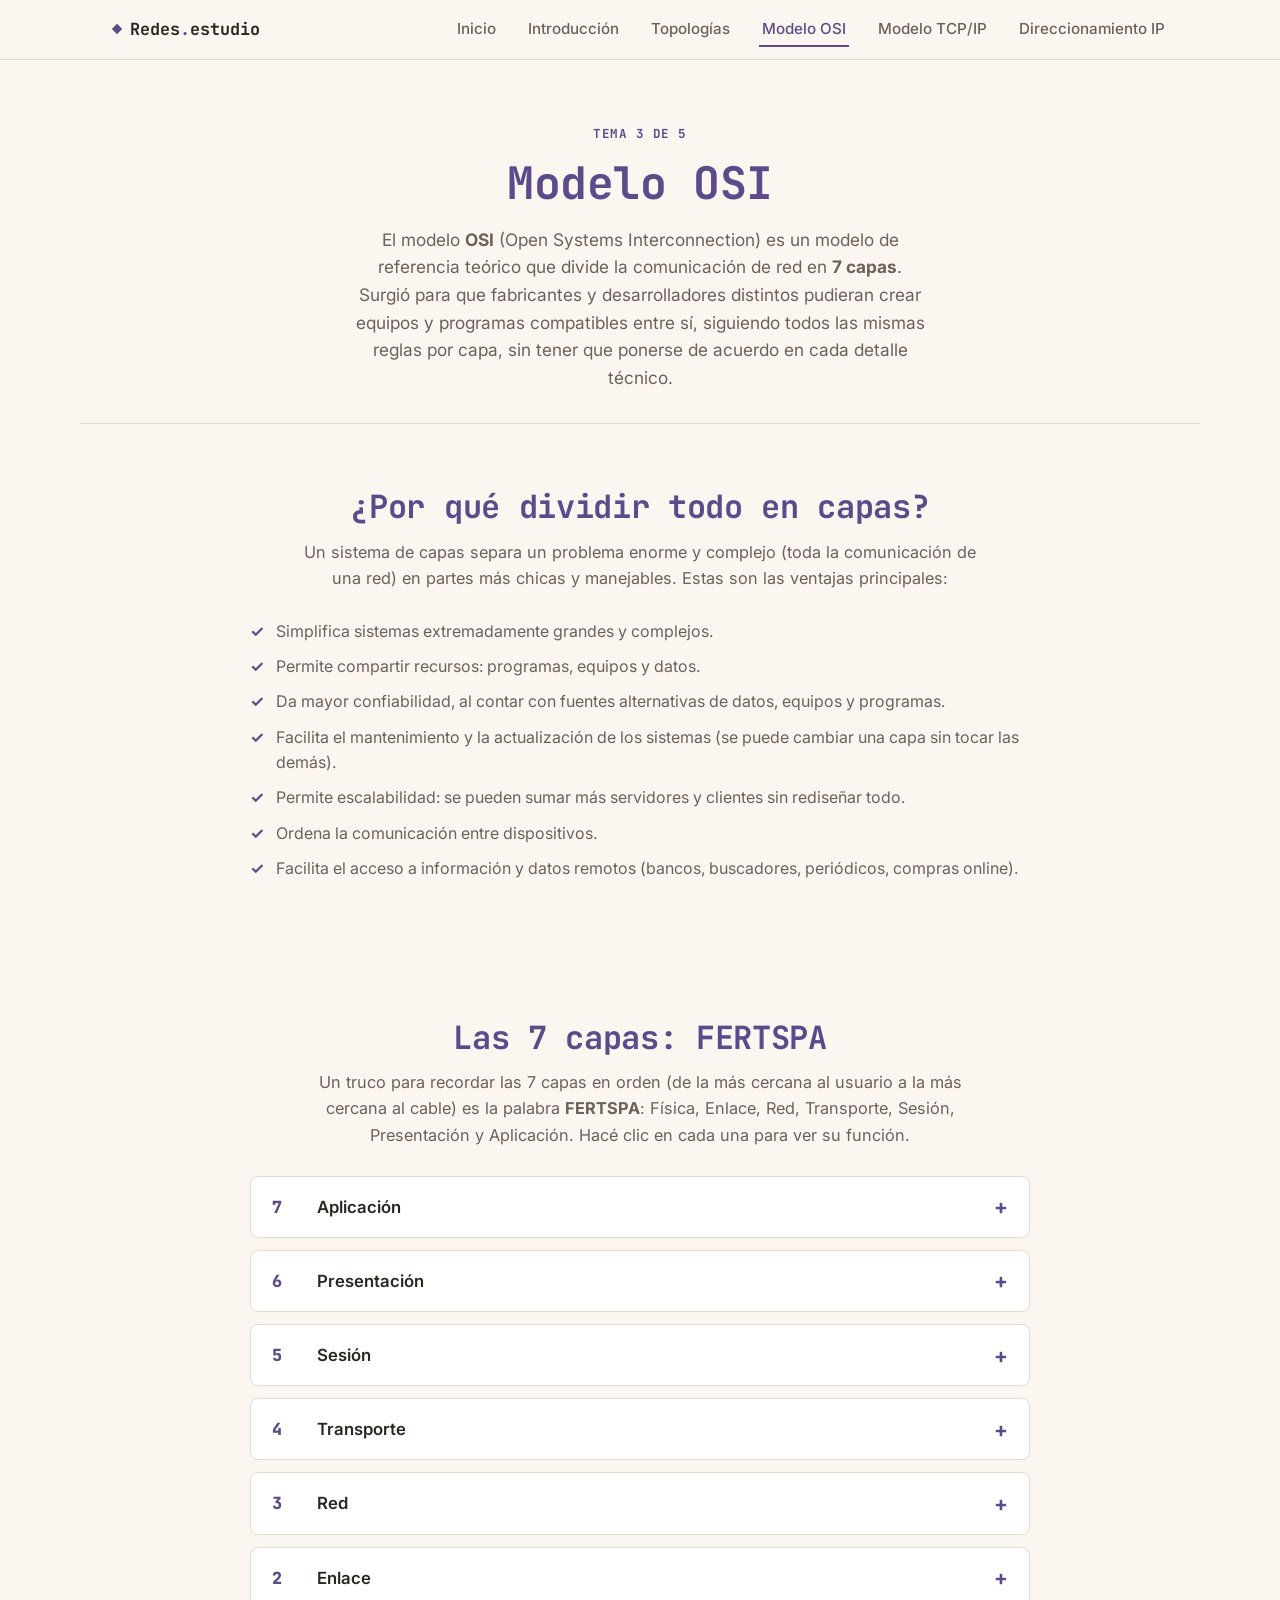
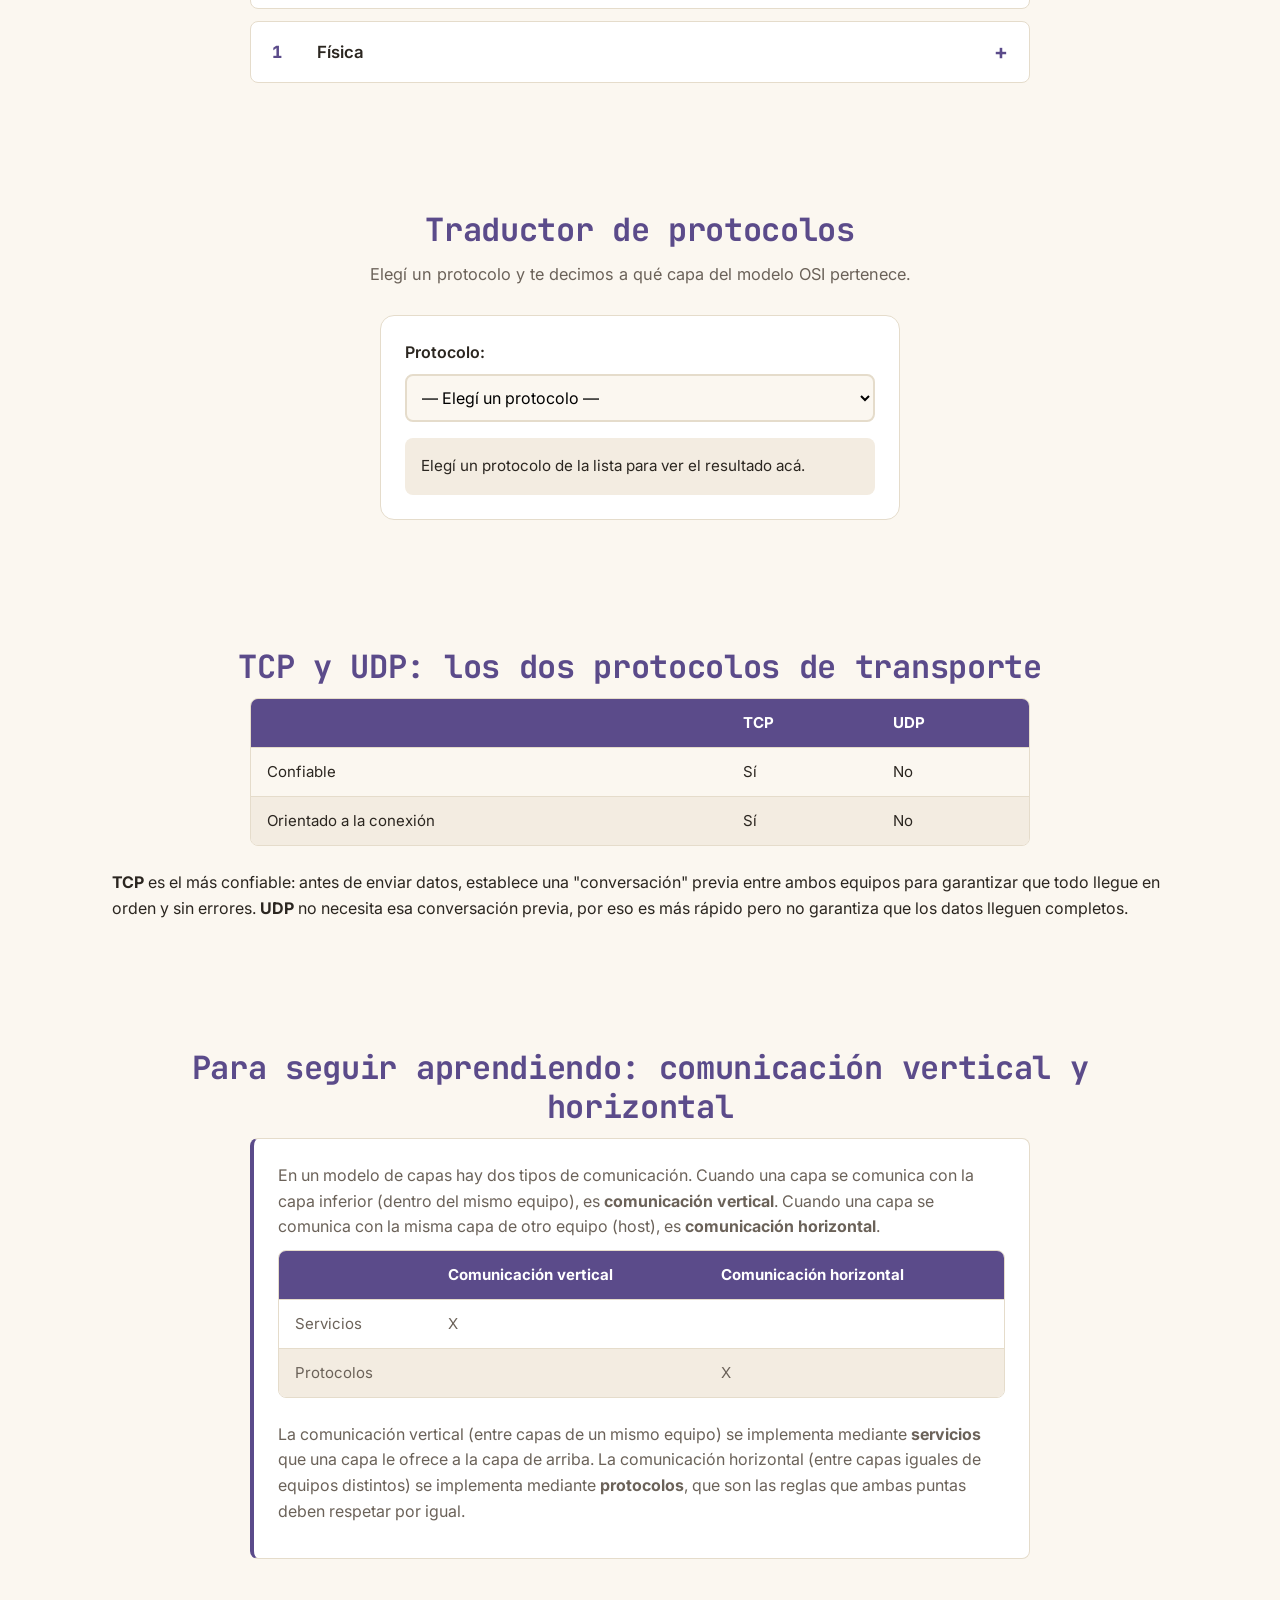
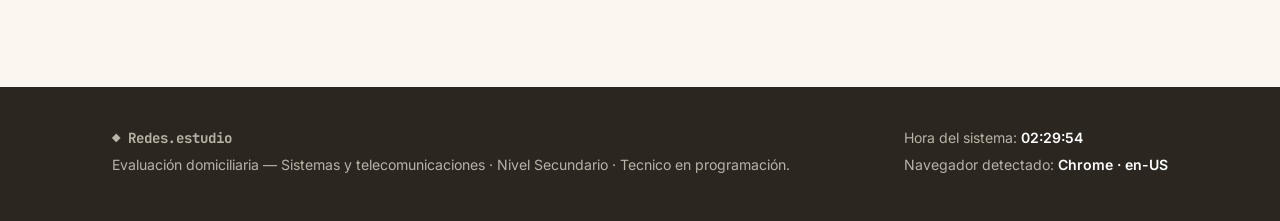
<file: modelo-osi.html>
<!DOCTYPE html>
<html lang="es">
<head>
  <meta charset="UTF-8">
  <meta name="viewport" content="width=device-width, initial-scale=1.0">
  <title>Modelo OSI | Redes.estudio</title>
  <meta name="description" content="Las 7 capas del modelo OSI: física, enlace, red, transporte, sesión, presentación y aplicación.">
  <!-- Favicon: mini mapa de red con los 5 colores temáticos del sitio -->
  <link rel="icon" type="image/svg+xml" href="favicon.svg">
  <link rel="icon" type="image/png" sizes="32x32" href="favicon-32.png">
  <link rel="icon" type="image/png" sizes="16x16" href="favicon-16.png">
  <link rel="apple-touch-icon" sizes="180x180" href="apple-touch-icon.png">
  <link rel="shortcut icon" href="favicon.ico">

  <link rel="preconnect" href="https://fonts.googleapis.com">
  <link href="https://fonts.googleapis.com/css2?family=JetBrains+Mono:wght@500;700;800&family=Inter:wght@400;500;600;700&display=swap" rel="stylesheet">
  <link rel="stylesheet" href="style.css">
</head>
<body class="page-tema" data-color="osi">

  <header class="site-header">
    <nav class="navbar" aria-label="Navegación principal">
      <a href="index.html" class="brand">
        <span class="brand-icon" aria-hidden="true">◆</span>
        <span>Redes<em>.</em>estudio</span>
      </a>
      <button class="nav-toggle" id="navToggle" aria-expanded="false" aria-controls="navMenu" aria-label="Abrir menú de navegación">
        <span></span><span></span><span></span>
      </button>
      <ul class="nav-menu" id="navMenu">
        <li><a href="index.html">Inicio</a></li>
        <li><a href="introduccion.html">Introducción</a></li>
        <li><a href="topologias.html">Topologías</a></li>
        <li><a href="modelo-osi.html" class="active">Modelo OSI</a></li>
        <li><a href="modelo-tcpip.html">Modelo TCP/IP</a></li>
        <li><a href="direccionamiento-ip.html">Direccionamiento IP</a></li>
      </ul>
    </nav>
  </header>

  <main>
    <section class="tema-hero reveal">
      <p class="eyebrow">Tema 3 de 5</p>
      <h1>Modelo OSI</h1>
      <p class="hero-lead">
        El modelo <strong>OSI</strong> (Open Systems Interconnection) es un modelo de
        referencia teórico que divide la comunicación de red en <strong>7 capas</strong>.
        Surgió para que fabricantes y desarrolladores distintos pudieran crear equipos y
        programas compatibles entre sí, siguiendo todos las mismas reglas por capa, sin
        tener que ponerse de acuerdo en cada detalle técnico.
      </p>
    </section>

    <!-- ===================== VENTAJAS DE UN SISTEMA DE CAPAS ===================== -->
    <section class="section-block reveal">
      <h2>¿Por qué dividir todo en capas?</h2>
      <p class="section-lead">
        Un sistema de capas separa un problema enorme y complejo (toda la comunicación de
        una red) en partes más chicas y manejables. Estas son las ventajas principales:
      </p>
      <ul class="check-list">
        <li>Simplifica sistemas extremadamente grandes y complejos.</li>
        <li>Permite compartir recursos: programas, equipos y datos.</li>
        <li>Da mayor confiabilidad, al contar con fuentes alternativas de datos, equipos y programas.</li>
        <li>Facilita el mantenimiento y la actualización de los sistemas (se puede cambiar una capa sin tocar las demás).</li>
        <li>Permite escalabilidad: se pueden sumar más servidores y clientes sin rediseñar todo.</li>
        <li>Ordena la comunicación entre dispositivos.</li>
        <li>Facilita el acceso a información y datos remotos (bancos, buscadores, periódicos, compras online).</li>
      </ul>
    </section>

    <!-- ===================== LAS 7 CAPAS (FERTSPA) ===================== -->
    <section class="section-block reveal">
      <h2>Las 7 capas: FERTSPA</h2>
      <p class="section-lead">
        Un truco para recordar las 7 capas en orden (de la más cercana al usuario a la más
        cercana al cable) es la palabra <strong>FERTSPA</strong>: Física, Enlace, Red,
        Transporte, Sesión, Presentación y Aplicación. Hacé clic en cada una para ver su función.
      </p>

      <div class="accordion" id="accordionOsi">

        <div class="accordion-item">
          <button class="accordion-header" aria-expanded="false">
            <span class="accordion-num">7</span>
            <span>Aplicación</span>
            <span class="accordion-icon" aria-hidden="true">+</span>
          </button>
          <div class="accordion-panel">
            <p>Es la capa más cercana al usuario final. Con ella interactúan los programas
              (navegador, cliente de correo, etc.) sin que el usuario se dé cuenta de que
              existe. Sus funciones principales son:</p>
            <ul>
              <li>Identificar a los usuarios.</li>
              <li>Determinar la disponibilidad de los recursos de red.</li>
              <li>Sincronizar la comunicación entre las aplicaciones.</li>
            </ul>
            <p>Protocolos típicos de esta capa: <strong>FTP</strong> (transferencia de archivos),
              <strong>SMTP</strong> (envío de correo), <strong>POP</strong> e
              <strong>IMAP</strong> (recepción de correo), <strong>TELNET</strong> (terminal
              virtual), <strong>SNMP</strong> (gestión de red) y <strong>HTTP</strong>
              (transferencia de hipertexto, la web).</p>
          </div>
        </div>

        <div class="accordion-item">
          <button class="accordion-header" aria-expanded="false">
            <span class="accordion-num">6</span>
            <span>Presentación</span>
            <span class="accordion-icon" aria-hidden="true">+</span>
          </button>
          <div class="accordion-panel">
            <p>Se encarga de los formatos en que se representan los datos, de los esquemas de
              compresión, de la encriptación y de la conversión de datos, para que dos sistemas
              distintos puedan "entenderse" aunque usen formatos internos diferentes.</p>
            <p><strong>Estándares de imagen</strong> además de GIF: JPEG, PNG, BMP.</p>
            <p><strong>Estándares de video</strong> además de MPEG: AVI, MOV, WMV.</p>
          </div>
        </div>

        <div class="accordion-item">
          <button class="accordion-header" aria-expanded="false">
            <span class="accordion-num">5</span>
            <span>Sesión</span>
            <span class="accordion-icon" aria-hidden="true">+</span>
          </button>
          <div class="accordion-panel">
            <p>Establece, administra y finaliza las sesiones de comunicación entre dos
              entidades que provienen de la capa de presentación. Es la capa que "abre y
              cierra la conversación" entre dos equipos.</p>
          </div>
        </div>

        <div class="accordion-item">
          <button class="accordion-header" aria-expanded="false">
            <span class="accordion-num">4</span>
            <span>Transporte</span>
            <span class="accordion-icon" aria-hidden="true">+</span>
          </button>
          <div class="accordion-panel">
            <p>Divide los datos que recibe de la capa de sesión en unidades más pequeñas.
              Sus funciones son:</p>
            <ul>
              <li><strong>Control de flujo:</strong> procura que el receptor no reciba más datos de los que puede procesar.</li>
              <li><strong>Multiplexado:</strong> pone datos de diferentes aplicaciones en un enlace físico y lógico común.</li>
              <li><strong>Administración de circuitos virtuales.</strong></li>
              <li><strong>Verificación y recuperación de errores.</strong></li>
            </ul>
          </div>
        </div>

        <div class="accordion-item">
          <button class="accordion-header" aria-expanded="false">
            <span class="accordion-num">3</span>
            <span>Red</span>
            <span class="accordion-icon" aria-hidden="true">+</span>
          </button>
          <div class="accordion-panel">
            <p>Se encarga del direccionamiento lógico (las direcciones IP) y de elegir la
              mejor ruta para que los datos lleguen de un punto a otro. El dispositivo que
              trabaja en esta capa es el <strong>router</strong> (enrutador).</p>
          </div>
        </div>

        <div class="accordion-item">
          <button class="accordion-header" aria-expanded="false">
            <span class="accordion-num">2</span>
            <span>Enlace</span>
            <span class="accordion-icon" aria-hidden="true">+</span>
          </button>
          <div class="accordion-panel">
            <p>Organiza los bits en tramas (grupos de datos) y controla cómo los dispositivos
              acceden al medio físico compartido (por ejemplo, cuándo puede "hablar" cada
              equipo en un mismo cable). Sí, su función está directamente relacionada con el
              control de acceso al medio.</p>
          </div>
        </div>

        <div class="accordion-item">
          <button class="accordion-header" aria-expanded="false">
            <span class="accordion-num">1</span>
            <span>Física</span>
            <span class="accordion-icon" aria-hidden="true">+</span>
          </button>
          <div class="accordion-panel">
            <p>Es la capa más "de hardware" de todas. Define las especificaciones de los
              elementos físicos: cables, voltajes, conectores, tarjetas de red, y cómo se
              transmiten literalmente los bits (como señales eléctricas, luz u ondas de radio).</p>
          </div>
        </div>

      </div>
    </section>

    <!-- ===================== TRADUCTOR DE PROTOCOLOS (interactivo) ===================== -->
    <section class="section-block reveal">
      <h2>Traductor de protocolos</h2>
      <p class="section-lead">Elegí un protocolo y te decimos a qué capa del modelo OSI pertenece.</p>

      <div class="translator">
        <label for="selectProtocolo">Protocolo:</label>
        <select id="selectProtocolo">
          <option value="">— Elegí un protocolo —</option>
          <option value="HTTP">HTTP</option>
          <option value="FTP">FTP</option>
          <option value="SMTP">SMTP</option>
          <option value="POP">POP</option>
          <option value="IMAP">IMAP</option>
          <option value="TELNET">TELNET</option>
          <option value="SNMP">SNMP</option>
          <option value="TCP">TCP</option>
          <option value="UDP">UDP</option>
        </select>
        <div class="translator-result" id="translatorResult">
          Elegí un protocolo de la lista para ver el resultado acá.
        </div>
      </div>
    </section>

    <!-- ===================== TCP vs UDP ===================== -->
    <section class="section-block reveal">
      <h2>TCP y UDP: los dos protocolos de transporte</h2>
      <div class="table-wrap">
        <table>
          <thead>
            <tr><th></th><th>TCP</th><th>UDP</th></tr>
          </thead>
          <tbody>
            <tr><td>Confiable</td><td>Sí</td><td>No</td></tr>
            <tr><td>Orientado a la conexión</td><td>Sí</td><td>No</td></tr>
          </tbody>
        </table>
      </div>
      <p>
        <strong>TCP</strong> es el más confiable: antes de enviar datos, establece una
        "conversación" previa entre ambos equipos para garantizar que todo llegue en orden y
        sin errores. <strong>UDP</strong> no necesita esa conversación previa, por eso es más
        rápido pero no garantiza que los datos lleguen completos.
      </p>
    </section>

    <!-- ===================== COMUNICACIÓN VERTICAL Y HORIZONTAL ===================== -->
    <section class="section-block reveal">
      <h2>Para seguir aprendiendo: comunicación vertical y horizontal</h2>
      <div class="info-card">
        <p>
          En un modelo de capas hay dos tipos de comunicación. Cuando una capa se comunica
          con la capa inferior (dentro del mismo equipo), es <strong>comunicación vertical</strong>.
          Cuando una capa se comunica con la misma capa de otro equipo (host), es
          <strong>comunicación horizontal</strong>.
        </p>
        <div class="table-wrap">
          <table>
            <thead>
              <tr><th></th><th>Comunicación vertical</th><th>Comunicación horizontal</th></tr>
            </thead>
            <tbody>
              <tr><td>Servicios</td><td>X</td><td></td></tr>
              <tr><td>Protocolos</td><td></td><td>X</td></tr>
            </tbody>
          </table>
        </div>
        <p>
          La comunicación vertical (entre capas de un mismo equipo) se implementa mediante
          <strong>servicios</strong> que una capa le ofrece a la capa de arriba. La comunicación
          horizontal (entre capas iguales de equipos distintos) se implementa mediante
          <strong>protocolos</strong>, que son las reglas que ambas puntas deben respetar por igual.
        </p>
      </div>
    </section>
  </main>

  <footer class="site-footer">
    <div class="footer-grid">
      <div>
        <p class="brand-footer"><span aria-hidden="true">◆</span> Redes<em>.</em>estudio</p>
        <p>Evaluación domiciliaria — Sistemas y telecomunicaciones · Nivel Secundario · Tecnico en programación.</p>
      </div>
      <div class="footer-info">
        <p>Hora del sistema: <span id="reloj">--:--:--</span></p>
        <p>Navegador detectado: <span id="navegadorInfo">—</span></p>
      </div>
    </div>
  </footer>

  <button id="btnVolverArriba" class="btn-top" aria-label="Volver arriba" title="Volver arriba">↑</button>

  <script src="script.js"></script>
</body>
</html>
</file>
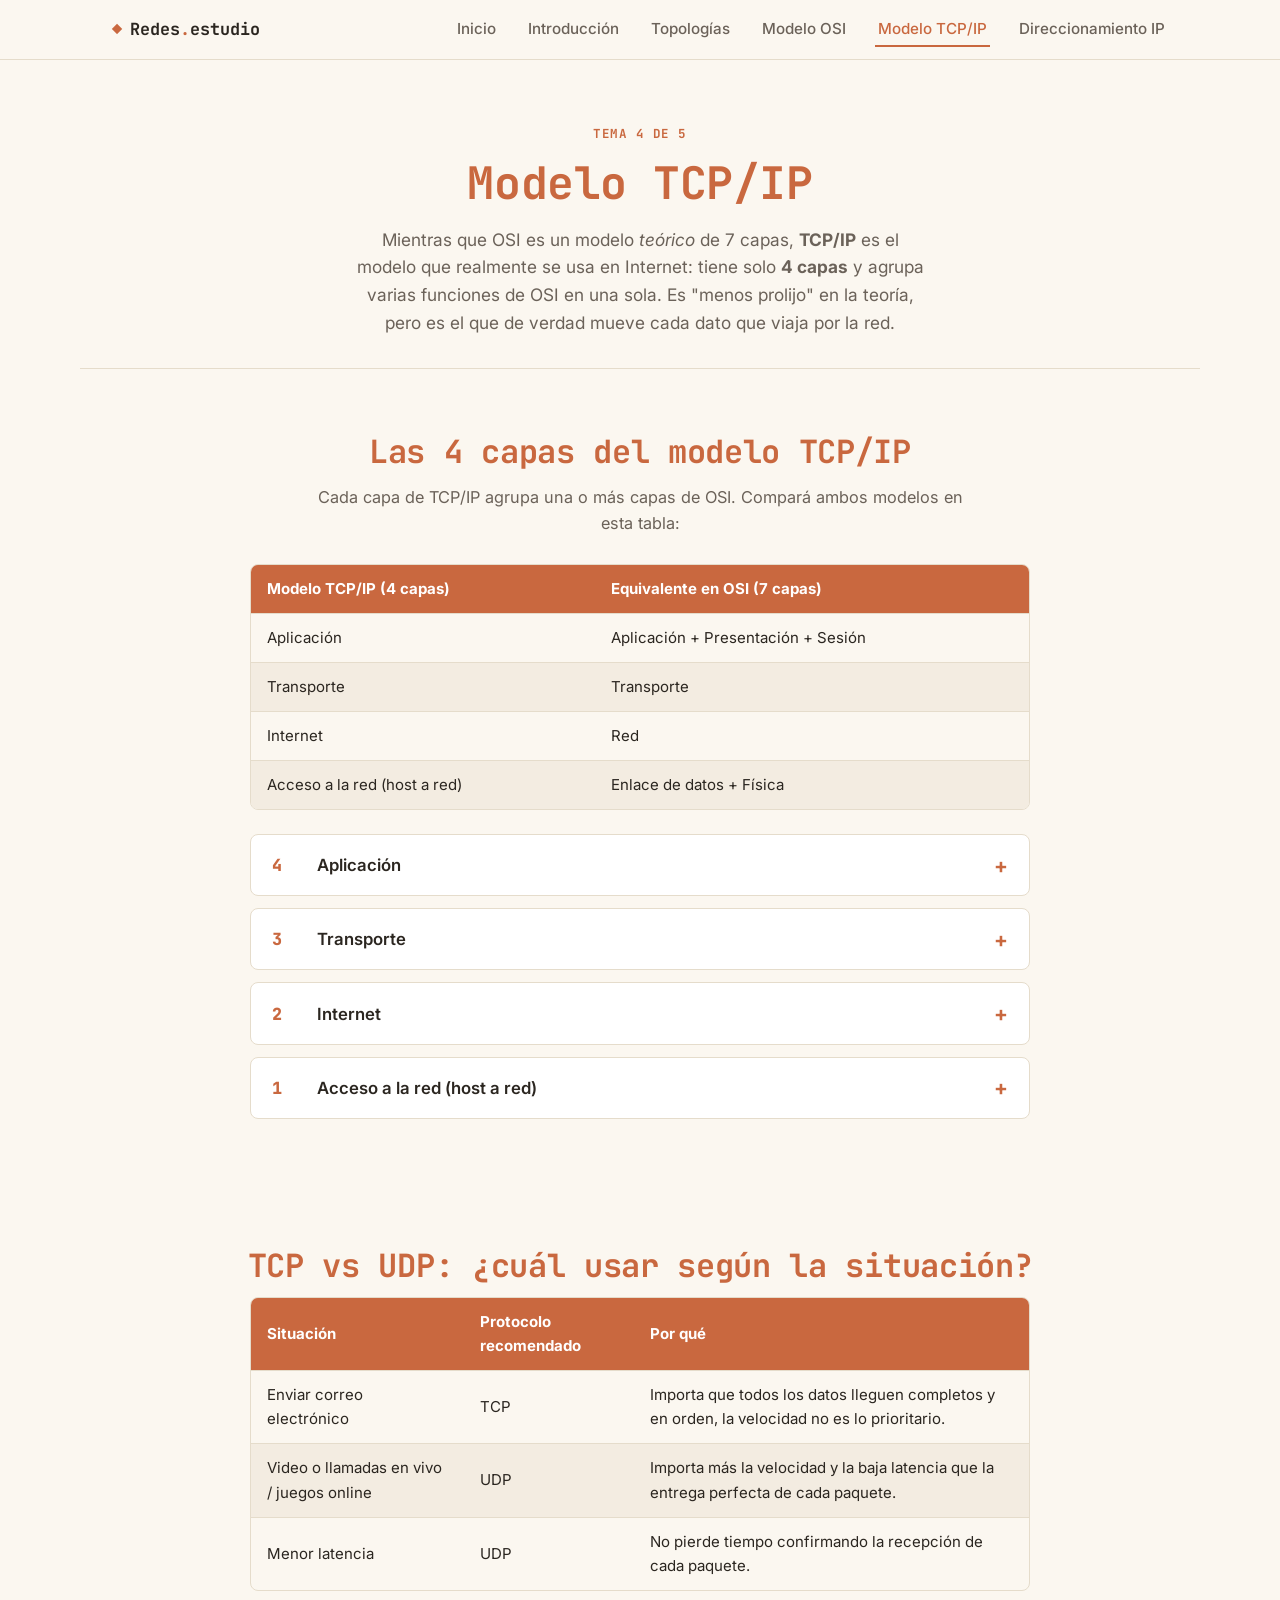
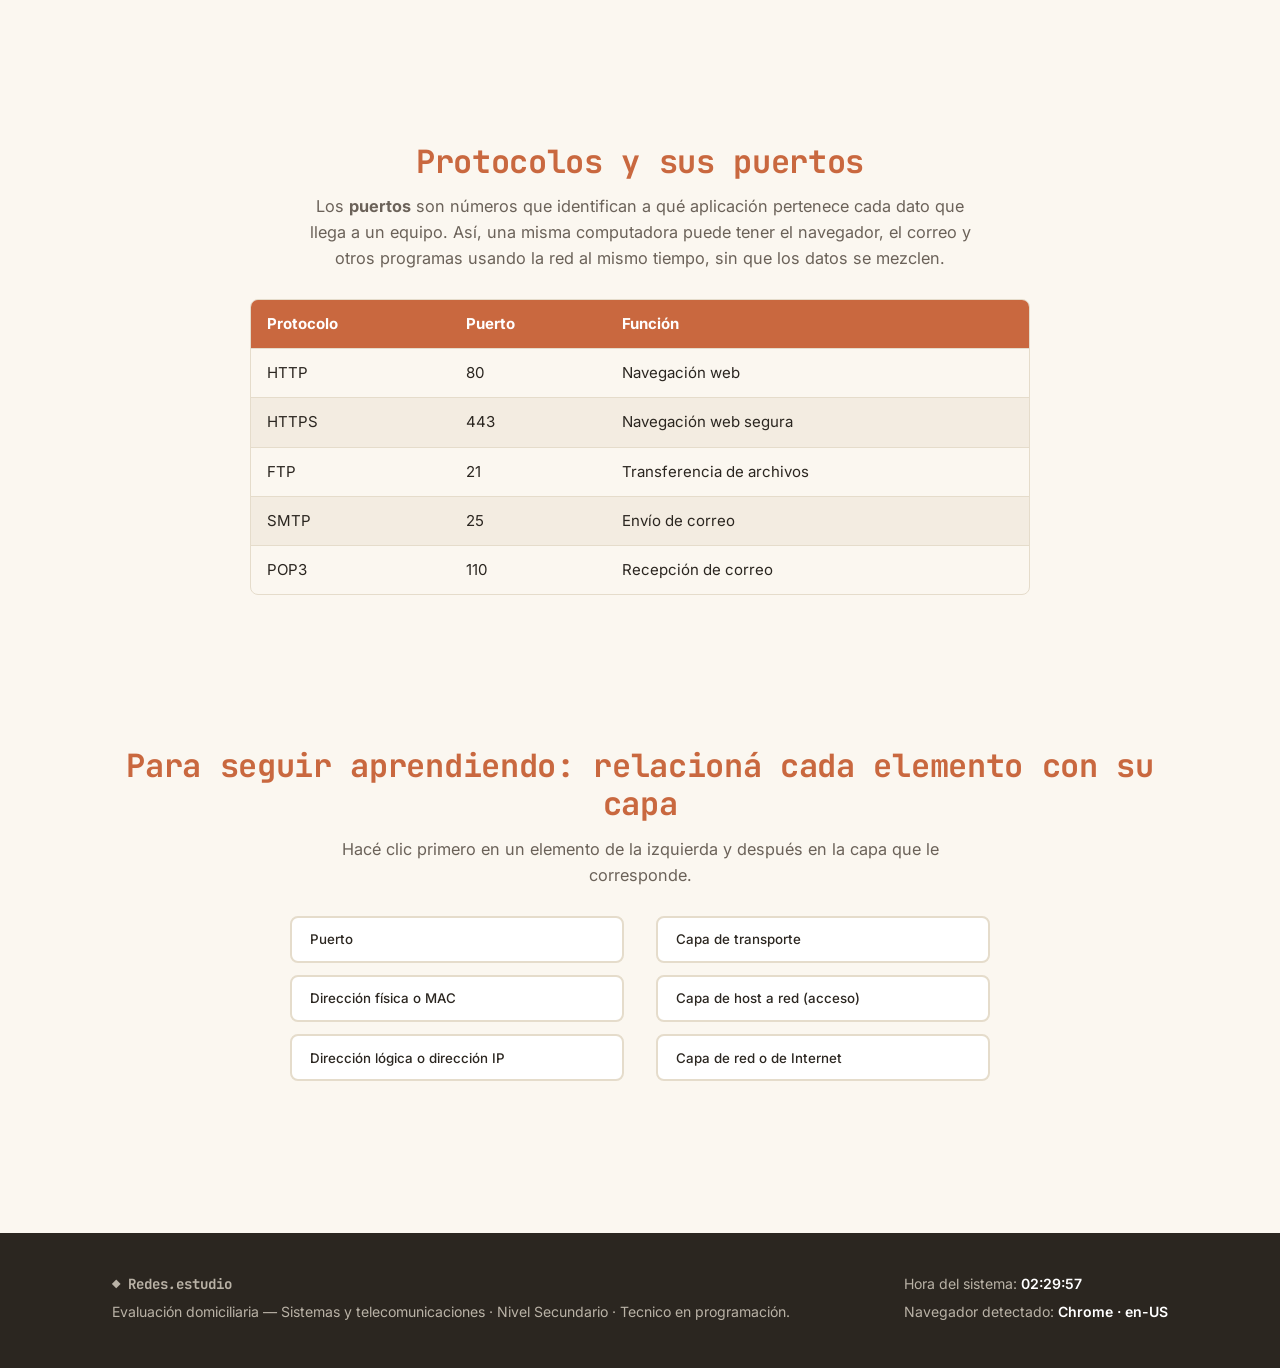
<file: modelo-tcpip.html>
<!DOCTYPE html>
<html lang="es">
<head>
  <meta charset="UTF-8">
  <meta name="viewport" content="width=device-width, initial-scale=1.0">
  <title>Modelo TCP/IP | Redes.estudio</title>
  <meta name="description" content="Las 4 capas del modelo TCP/IP, protocolos de Internet, transporte y aplicación, puertos y direcciones físicas y lógicas.">
  <!-- Favicon: mini mapa de red con los 5 colores temáticos del sitio -->
  <link rel="icon" type="image/svg+xml" href="favicon.svg">
  <link rel="icon" type="image/png" sizes="32x32" href="favicon-32.png">
  <link rel="icon" type="image/png" sizes="16x16" href="favicon-16.png">
  <link rel="apple-touch-icon" sizes="180x180" href="apple-touch-icon.png">
  <link rel="shortcut icon" href="favicon.ico">

  <link rel="preconnect" href="https://fonts.googleapis.com">
  <link href="https://fonts.googleapis.com/css2?family=JetBrains+Mono:wght@500;700;800&family=Inter:wght@400;500;600;700&display=swap" rel="stylesheet">
  <link rel="stylesheet" href="style.css">
</head>
<body class="page-tema" data-color="tcpip">

  <header class="site-header">
    <nav class="navbar" aria-label="Navegación principal">
      <a href="index.html" class="brand">
        <span class="brand-icon" aria-hidden="true">◆</span>
        <span>Redes<em>.</em>estudio</span>
      </a>
      <button class="nav-toggle" id="navToggle" aria-expanded="false" aria-controls="navMenu" aria-label="Abrir menú de navegación">
        <span></span><span></span><span></span>
      </button>
      <ul class="nav-menu" id="navMenu">
        <li><a href="index.html">Inicio</a></li>
        <li><a href="introduccion.html">Introducción</a></li>
        <li><a href="topologias.html">Topologías</a></li>
        <li><a href="modelo-osi.html">Modelo OSI</a></li>
        <li><a href="modelo-tcpip.html" class="active">Modelo TCP/IP</a></li>
        <li><a href="direccionamiento-ip.html">Direccionamiento IP</a></li>
      </ul>
    </nav>
  </header>

  <main>
    <section class="tema-hero reveal">
      <p class="eyebrow">Tema 4 de 5</p>
      <h1>Modelo TCP/IP</h1>
      <p class="hero-lead">
        Mientras que OSI es un modelo <em>teórico</em> de 7 capas, <strong>TCP/IP</strong> es
        el modelo que realmente se usa en Internet: tiene solo <strong>4 capas</strong> y agrupa
        varias funciones de OSI en una sola. Es "menos prolijo" en la teoría, pero es el que de
        verdad mueve cada dato que viaja por la red.
      </p>
    </section>

    <!-- ===================== LAS 4 CAPAS Y SU RELACIÓN CON OSI ===================== -->
    <section class="section-block reveal">
      <h2>Las 4 capas del modelo TCP/IP</h2>
      <p class="section-lead">
        Cada capa de TCP/IP agrupa una o más capas de OSI. Compará ambos modelos en esta tabla:
      </p>
      <div class="table-wrap">
        <table>
          <thead>
            <tr><th>Modelo TCP/IP (4 capas)</th><th>Equivalente en OSI (7 capas)</th></tr>
          </thead>
          <tbody>
            <tr><td>Aplicación</td><td>Aplicación + Presentación + Sesión</td></tr>
            <tr><td>Transporte</td><td>Transporte</td></tr>
            <tr><td>Internet</td><td>Red</td></tr>
            <tr><td>Acceso a la red (host a red)</td><td>Enlace de datos + Física</td></tr>
          </tbody>
        </table>
      </div>

      <div class="accordion" id="accordionTcpip">

        <div class="accordion-item">
          <button class="accordion-header" aria-expanded="false">
            <span class="accordion-num">4</span>
            <span>Aplicación</span>
            <span class="accordion-icon" aria-hidden="true">+</span>
          </button>
          <div class="accordion-panel">
            <p>Es donde funcionan los protocolos que usan directamente los programas: navegar
              la web, mandar correos, transferir archivos. Algunos protocolos y su función:</p>
            <ul>
              <li><strong>HTTP:</strong> transferencia de páginas web. Usa el puerto <strong>80</strong> (y 443 para HTTPS).</li>
              <li><strong>FTP:</strong> transferencia de archivos entre computadoras.</li>
              <li><strong>SMTP:</strong> envío de correo electrónico.</li>
              <li><strong>POP3 / IMAP:</strong> recepción de correo. POP3 descarga los mensajes; IMAP los mantiene guardados en el servidor de correo, para poder verlos desde varios dispositivos.</li>
              <li><strong>SNMP</strong> (Simple Network Management Protocol): permite administrar y monitorear dispositivos de red de forma remota.</li>
            </ul>
            <p><strong>HTTP vs HTTPS:</strong> HTTPS es HTTP con una capa extra de encriptación
              (usando el protocolo <strong>SSL/TLS</strong>), que protege los datos que viajan
              entre el navegador y el servidor para que nadie pueda espiarlos ni modificarlos.</p>
            <p><strong>TELNET vs SSH:</strong> ambos permiten conectarse de forma remota a otra
              computadora usando una terminal, pero SSH es mucho más seguro porque encripta toda
              la comunicación, mientras que TELNET la envía sin proteger.</p>
          </div>
        </div>

        <div class="accordion-item">
          <button class="accordion-header" aria-expanded="false">
            <span class="accordion-num">3</span>
            <span>Transporte</span>
            <span class="accordion-icon" aria-hidden="true">+</span>
          </button>
          <div class="accordion-panel">
            <p>Proporciona servicio de comunicación confiable de extremo a extremo (con
              <strong>TCP</strong>) o servicios de comunicación sin garantía de entrega (con
              <strong>UDP</strong>). Esta capa segmenta y ordena los datos, multiplexa las
              conexiones simultáneas y define cómo dos aplicaciones mantienen una conversación
              sobre el protocolo IP.</p>
            <p>Dos funciones clave de esta capa: dividir los datos en segmentos manejables, y
              controlar que la información llegue en el orden correcto (en el caso de TCP).</p>
          </div>
        </div>

        <div class="accordion-item">
          <button class="accordion-header" aria-expanded="false">
            <span class="accordion-num">2</span>
            <span>Internet</span>
            <span class="accordion-icon" aria-hidden="true">+</span>
          </button>
          <div class="accordion-panel">
            <p>Se encarga del direccionamiento lógico, del enrutamiento, de la fragmentación de
              paquetes y de su reenvío. Pensalo como el "cartero" de la red: así como el correo
              recibe una carta y una dirección de destino, esta capa recibe de la capa de
              transporte un <strong>paquete de datos</strong> (equivalente a la carta) junto con
              una <strong>dirección IP</strong> de destino (equivalente a la dirección postal).</p>
            <p>Protocolos de esta capa:</p>
            <ul>
              <li><strong>IP</strong> (Internet Protocol): asigna y gestiona las direcciones lógicas.</li>
              <li><strong>ICMP</strong> (Protocolo de Control de Mensajes de Internet): si hay un problema al enviar un mensaje, ICMP le avisa al emisor con un mensaje de error (es lo que usa el comando <code>ping</code>).</li>
              <li><strong>ARP</strong> (Address Resolution Protocol): obtiene la dirección MAC (física) a partir de una dirección IP.</li>
              <li><strong>RARP</strong> (Reverse ARP): hace el proceso inverso, obtiene una dirección IP a partir de una dirección MAC.</li>
            </ul>
          </div>
        </div>

        <div class="accordion-item">
          <button class="accordion-header" aria-expanded="false">
            <span class="accordion-num">1</span>
            <span>Acceso a la red (host a red)</span>
            <span class="accordion-icon" aria-hidden="true">+</span>
          </button>
          <div class="accordion-panel">
            <p>Maneja cómo los datos se transmiten físicamente. Usa un protocolo distinto según
              el medio: por ejemplo <strong>Ethernet</strong> para conexiones por cable, y
              protocolos ópticos específicos para conexiones por fibra óptica.</p>
          </div>
        </div>

      </div>
    </section>

    <!-- ===================== TCP vs UDP: CUÁNDO USAR CADA UNO ===================== -->
    <section class="section-block reveal">
      <h2>TCP vs UDP: ¿cuál usar según la situación?</h2>
      <div class="table-wrap">
        <table>
          <thead><tr><th>Situación</th><th>Protocolo recomendado</th><th>Por qué</th></tr></thead>
          <tbody>
            <tr><td>Enviar correo electrónico</td><td>TCP</td><td>Importa que todos los datos lleguen completos y en orden, la velocidad no es lo prioritario.</td></tr>
            <tr><td>Video o llamadas en vivo / juegos online</td><td>UDP</td><td>Importa más la velocidad y la baja latencia que la entrega perfecta de cada paquete.</td></tr>
            <tr><td>Menor latencia</td><td>UDP</td><td>No pierde tiempo confirmando la recepción de cada paquete.</td></tr>
          </tbody>
        </table>
      </div>
    </section>

    <!-- ===================== TABLA DE PUERTOS ===================== -->
    <section class="section-block reveal">
      <h2>Protocolos y sus puertos</h2>
      <p class="section-lead">
        Los <strong>puertos</strong> son números que identifican a qué aplicación pertenece
        cada dato que llega a un equipo. Así, una misma computadora puede tener el navegador,
        el correo y otros programas usando la red al mismo tiempo, sin que los datos se mezclen.
      </p>
      <div class="table-wrap">
        <table>
          <thead><tr><th>Protocolo</th><th>Puerto</th><th>Función</th></tr></thead>
          <tbody>
            <tr><td>HTTP</td><td>80</td><td>Navegación web</td></tr>
            <tr><td>HTTPS</td><td>443</td><td>Navegación web segura</td></tr>
            <tr><td>FTP</td><td>21</td><td>Transferencia de archivos</td></tr>
            <tr><td>SMTP</td><td>25</td><td>Envío de correo</td></tr>
            <tr><td>POP3</td><td>110</td><td>Recepción de correo</td></tr>
          </tbody>
        </table>
      </div>
    </section>

    <!-- ===================== RELACIONAR CON FLECHAS (interactivo con JS) ===================== -->
    <section class="section-block reveal">
      <h2>Para seguir aprendiendo: relacioná cada elemento con su capa</h2>
      <p class="section-lead">Hacé clic primero en un elemento de la izquierda y después en la capa que le corresponde.</p>

      <div class="matching-game" id="matchingGame">
        <div class="matching-col">
          <button class="match-item" data-match="puerto">Puerto</button>
          <button class="match-item" data-match="mac">Dirección física o MAC</button>
          <button class="match-item" data-match="ip">Dirección lógica o dirección IP</button>
        </div>
        <div class="matching-col">
          <button class="match-item" data-target="transporte">Capa de transporte</button>
          <button class="match-item" data-target="acceso">Capa de host a red (acceso)</button>
          <button class="match-item" data-target="internet">Capa de red o de Internet</button>
        </div>
      </div>
      <p id="matchingFeedback" class="matching-feedback" aria-live="polite"></p>
    </section>
  </main>

  <footer class="site-footer">
    <div class="footer-grid">
      <div>
        <p class="brand-footer"><span aria-hidden="true">◆</span> Redes<em>.</em>estudio</p>
        <p>Evaluación domiciliaria — Sistemas y telecomunicaciones · Nivel Secundario · Tecnico en programación.</p>
      </div>
      <div class="footer-info">
        <p>Hora del sistema: <span id="reloj">--:--:--</span></p>
        <p>Navegador detectado: <span id="navegadorInfo">—</span></p>
      </div>
    </div>
  </footer>

  <button id="btnVolverArriba" class="btn-top" aria-label="Volver arriba" title="Volver arriba">↑</button>

  <script src="script.js"></script>
</body>
</html>
</file>
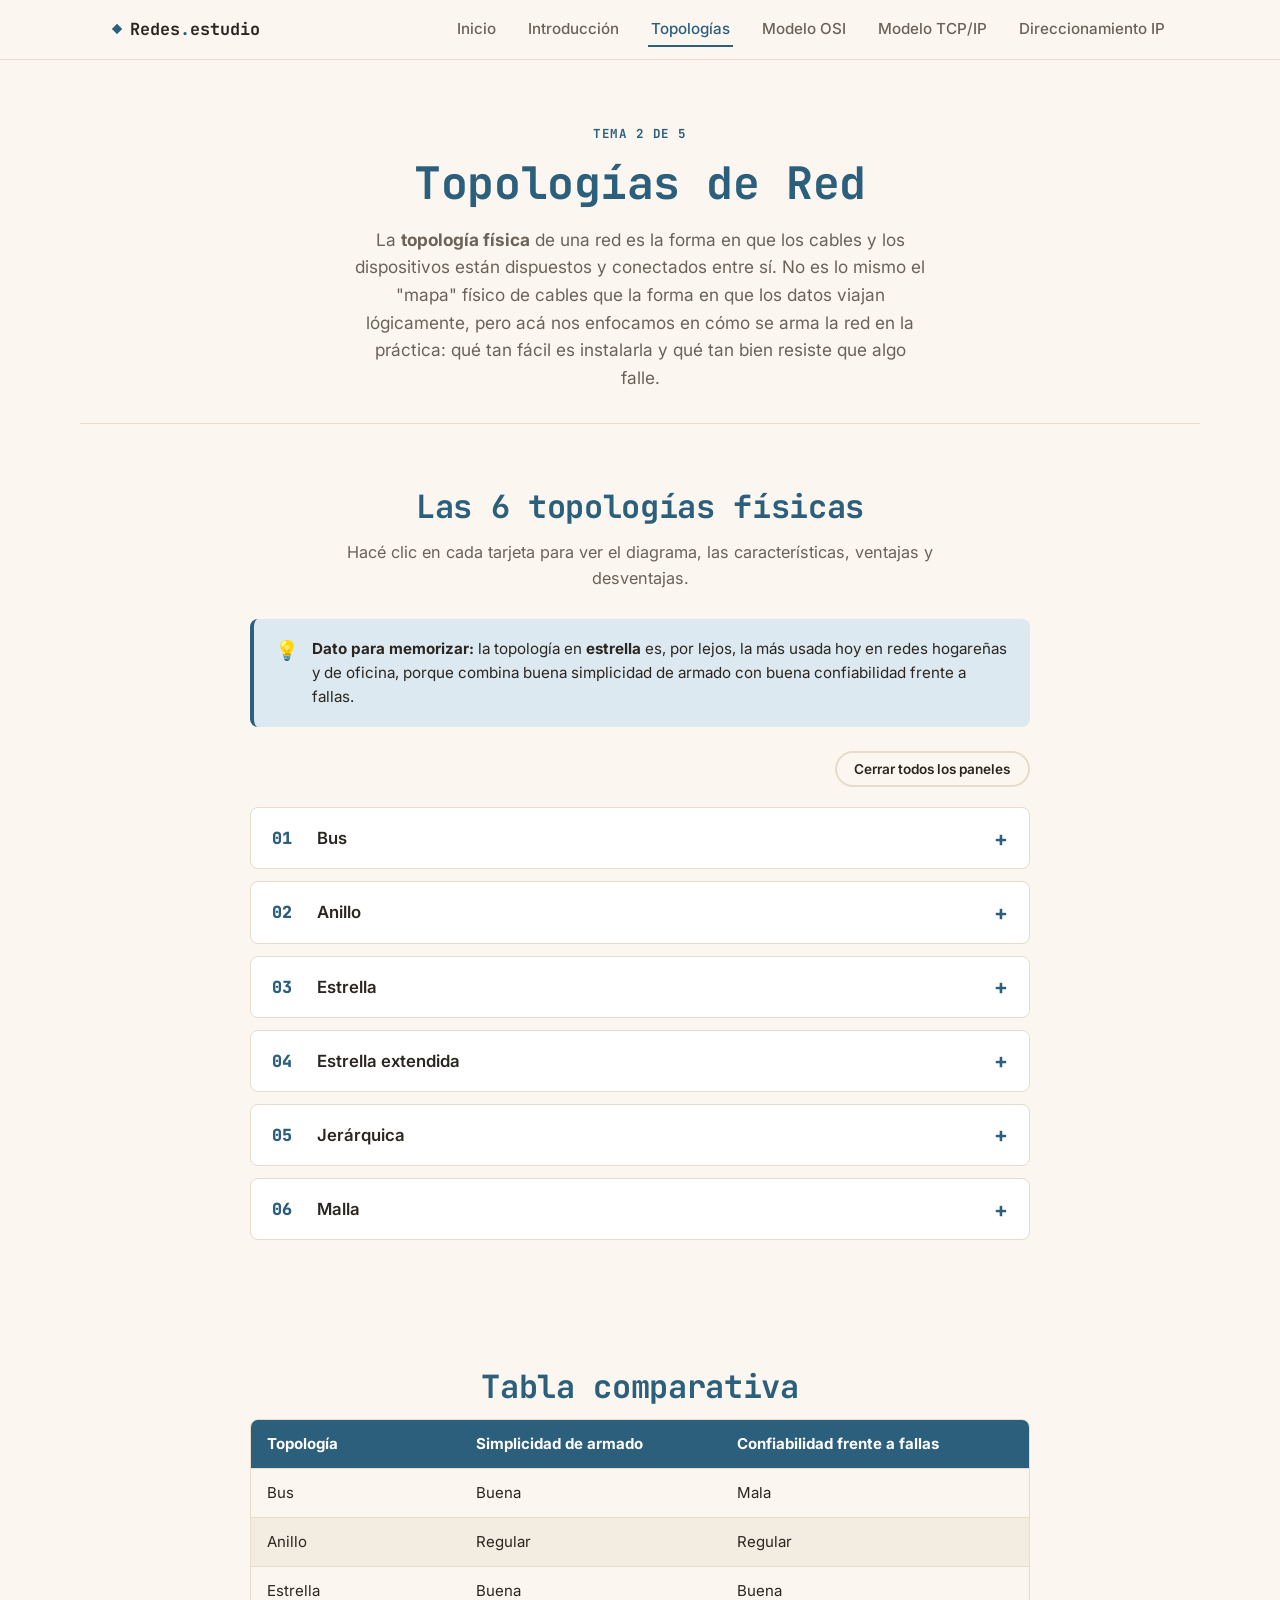
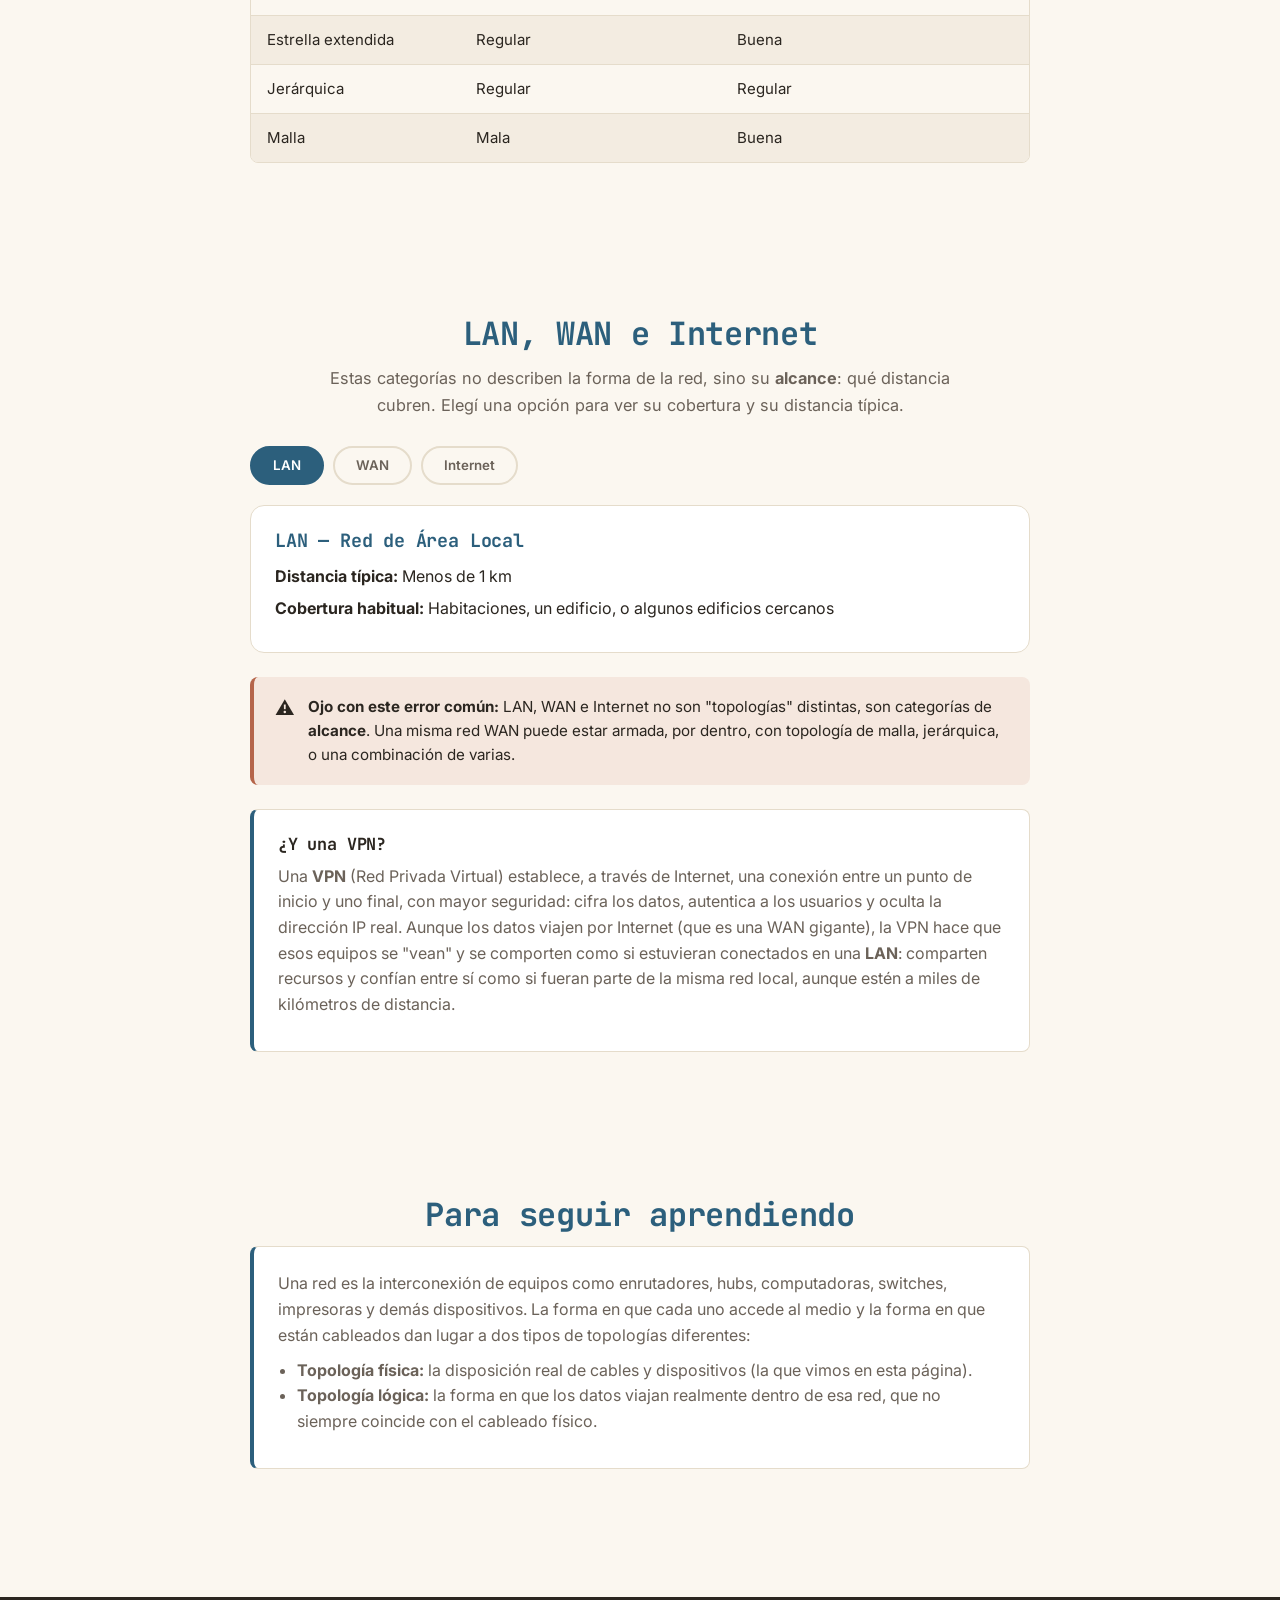
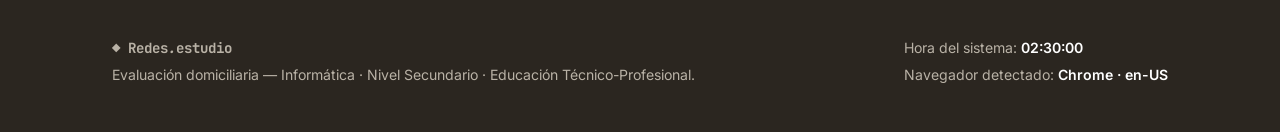
<file: topologias.html>
<!DOCTYPE html>
<html lang="es">
<head>
  <meta charset="UTF-8">
  <meta name="viewport" content="width=device-width, initial-scale=1.0">
  <title>Topologías de Red | Redes.estudio</title>
  <meta name="description" content="Topología física de una red: bus, anillo, estrella, estrella extendida, jerárquica y malla. LAN, WAN, Internet y VPN.">
  <!-- Favicon: mini mapa de red con los 5 colores temáticos del sitio -->
  <link rel="icon" type="image/svg+xml" href="favicon.svg">
  <link rel="icon" type="image/png" sizes="32x32" href="favicon-32.png">
  <link rel="icon" type="image/png" sizes="16x16" href="favicon-16.png">
  <link rel="apple-touch-icon" sizes="180x180" href="apple-touch-icon.png">
  <link rel="shortcut icon" href="favicon.ico">

  <link rel="preconnect" href="https://fonts.googleapis.com">
  <link href="https://fonts.googleapis.com/css2?family=JetBrains+Mono:wght@500;700;800&family=Inter:wght@400;500;600;700&display=swap" rel="stylesheet">
  <link rel="stylesheet" href="style.css">
</head>
<body class="page-tema" data-color="topologias">

  <header class="site-header">
    <nav class="navbar" aria-label="Navegación principal">
      <a href="index.html" class="brand">
        <span class="brand-icon" aria-hidden="true">◆</span>
        <span>Redes<em>.</em>estudio</span>
      </a>
      <button class="nav-toggle" id="navToggle" aria-expanded="false" aria-controls="navMenu" aria-label="Abrir menú de navegación">
        <span></span><span></span><span></span>
      </button>
      <ul class="nav-menu" id="navMenu">
        <li><a href="index.html">Inicio</a></li>
        <li><a href="introduccion.html">Introducción</a></li>
        <li><a href="topologias.html" class="active">Topologías</a></li>
        <li><a href="modelo-osi.html">Modelo OSI</a></li>
        <li><a href="modelo-tcpip.html">Modelo TCP/IP</a></li>
        <li><a href="direccionamiento-ip.html">Direccionamiento IP</a></li>
      </ul>
    </nav>
  </header>

  <main>
    <!-- ===================== HERO DE TEMA ===================== -->
    <section class="tema-hero reveal">
      <p class="eyebrow">Tema 2 de 5</p>
      <h1>Topologías de Red</h1>
      <p class="hero-lead">
        La <strong>topología física</strong> de una red es la forma en que los cables y los
        dispositivos están dispuestos y conectados entre sí. No es lo mismo el "mapa" físico
        de cables que la forma en que los datos viajan lógicamente, pero acá nos enfocamos en
        cómo se arma la red en la práctica: qué tan fácil es instalarla y qué tan bien resiste
        que algo falle.
      </p>
    </section>

    <!-- ===================== 6 TOPOLOGÍAS EN ACORDEÓN ===================== -->
    <section class="section-block reveal">
      <h2>Las 6 topologías físicas</h2>
      <p class="section-lead">Hacé clic en cada tarjeta para ver el diagrama, las características, ventajas y desventajas.</p>

      <div class="callout callout-tip">
        <span class="callout-icon" aria-hidden="true">💡</span>
        <p><strong>Dato para memorizar:</strong> la topología en <strong>estrella</strong> es, por lejos, la más usada hoy en redes hogareñas y de oficina, porque combina buena simplicidad de armado con buena confiabilidad frente a fallas.</p>
      </div>

      <div class="accordion-controls">
        <button class="btn btn-ghost btn-small btn-cerrar-todo" data-accordion="accordionTopologias">Cerrar todos los paneles</button>
      </div>

      <div class="accordion" id="accordionTopologias">

        <div class="accordion-item">
          <button class="accordion-header" aria-expanded="false">
            <span class="accordion-num">01</span>
            <span>Bus</span>
            <span class="accordion-icon" aria-hidden="true">+</span>
          </button>
          <div class="accordion-panel">
            <div class="topology-content">
              <div class="topology-text">
                <p>Todos los equipos se conectan a un único cable central (el "bus"), que actúa
              como columna vertebral de la red. Cada dispositivo se conecta a ese cable mediante
              un conector.</p>
            <ul>
              <li><strong>Simplicidad de armado:</strong> Buena. Es la más fácil y barata de instalar, ya que usa poco cable.</li>
              <li><strong>Confiabilidad frente a fallas:</strong> Mala. Si el cable central se corta, toda la red deja de funcionar.</li>
            </ul>
              </div>
              <div class="topology-diagram">
              <svg viewBox="0 0 320 140" xmlns="http://www.w3.org/2000/svg" role="img" aria-label="Diagrama de topología bus: un cable horizontal con equipos conectados">
                <line x1="30" y1="70" x2="290" y2="70" class="diag-cable"></line>
                <g class="diag-node"><rect x="18" y="30" width="24" height="24" rx="4"></rect><line x1="30" y1="54" x2="30" y2="70" class="diag-drop"></line></g>
                <g class="diag-node"><rect x="88" y="90" width="24" height="24" rx="4"></rect><line x1="100" y1="90" x2="100" y2="70" class="diag-drop"></line></g>
                <g class="diag-node"><rect x="148" y="30" width="24" height="24" rx="4"></rect><line x1="160" y1="54" x2="160" y2="70" class="diag-drop"></line></g>
                <g class="diag-node"><rect x="208" y="90" width="24" height="24" rx="4"></rect><line x1="220" y1="90" x2="220" y2="70" class="diag-drop"></line></g>
                <g class="diag-node"><rect x="266" y="30" width="24" height="24" rx="4"></rect><line x1="278" y1="54" x2="278" y2="70" class="diag-drop"></line></g>
              </svg>
              <p class="diagram-caption">Un único cable central, con cada equipo conectado a él por una derivación.</p>
            </div>
            </div>
          </div>
        </div>

        <div class="accordion-item">
          <button class="accordion-header" aria-expanded="false">
            <span class="accordion-num">02</span>
            <span>Anillo</span>
            <span class="accordion-icon" aria-hidden="true">+</span>
          </button>
          <div class="accordion-panel">
            <div class="topology-content">
              <div class="topology-text">
                <p>Cada equipo se conecta exactamente con otros dos, formando un círculo cerrado.
              La información viaja en un sentido (o en ambos, en anillos dobles) pasando de
              nodo en nodo hasta llegar a destino.</p>
            <ul>
              <li><strong>Simplicidad de armado:</strong> Regular. Requiere más planificación que el bus.</li>
              <li><strong>Confiabilidad frente a fallas:</strong> Regular a mala. Si se corta un tramo del anillo (y no hay anillo doble), la red completa se puede ver afectada.</li>
            </ul>
              </div>
              <div class="topology-diagram">
              <svg viewBox="0 0 260 220" xmlns="http://www.w3.org/2000/svg" role="img" aria-label="Diagrama de topología anillo: equipos conectados en círculo cerrado">
                <polygon points="130,20 220,80 190,180 70,180 40,80" class="diag-cable" fill="none"></polygon>
                <g class="diag-node"><rect x="118" y="8" width="24" height="24" rx="4"></rect></g>
                <g class="diag-node"><rect x="208" y="68" width="24" height="24" rx="4"></rect></g>
                <g class="diag-node"><rect x="178" y="168" width="24" height="24" rx="4"></rect></g>
                <g class="diag-node"><rect x="58" y="168" width="24" height="24" rx="4"></rect></g>
                <g class="diag-node"><rect x="28" y="68" width="24" height="24" rx="4"></rect></g>
              </svg>
              <p class="diagram-caption">Cada equipo se conecta con otros dos, formando un círculo cerrado.</p>
            </div>
            </div>
          </div>
        </div>

        <div class="accordion-item">
          <button class="accordion-header" aria-expanded="false">
            <span class="accordion-num">03</span>
            <span>Estrella</span>
            <span class="accordion-icon" aria-hidden="true">+</span>
          </button>
          <div class="accordion-panel">
            <div class="topology-content">
              <div class="topology-text">
                <p>Todos los equipos se conectan a un dispositivo central (un switch o hub), que
              es el que administra el tráfico de la red. Es la topología más usada hoy en redes
              LAN domésticas y de oficina.</p>
            <ul>
              <li><strong>Simplicidad de armado:</strong> Buena. Es sencilla de instalar y de agregar nuevos equipos.</li>
              <li><strong>Confiabilidad frente a fallas:</strong> Buena. Si falla un cable, solo afecta a ese equipo, no a toda la red. Eso sí, si falla el dispositivo central, toda la red cae.</li>
            </ul>
              </div>
              <div class="topology-diagram">
              <svg viewBox="0 0 260 220" xmlns="http://www.w3.org/2000/svg" role="img" aria-label="Diagrama de topología estrella: equipos conectados a un dispositivo central">
                <line x1="130" y1="110" x2="130" y2="24" class="diag-cable"></line>
                <line x1="130" y1="110" x2="222" y2="70" class="diag-cable"></line>
                <line x1="130" y1="110" x2="196" y2="188" class="diag-cable"></line>
                <line x1="130" y1="110" x2="64" y2="188" class="diag-cable"></line>
                <line x1="130" y1="110" x2="38" y2="70" class="diag-cable"></line>
                <g class="diag-node diag-hub"><rect x="112" y="92" width="36" height="36" rx="6"></rect></g>
                <g class="diag-node"><rect x="118" y="4" width="24" height="24" rx="4"></rect></g>
                <g class="diag-node"><rect x="210" y="58" width="24" height="24" rx="4"></rect></g>
                <g class="diag-node"><rect x="184" y="176" width="24" height="24" rx="4"></rect></g>
                <g class="diag-node"><rect x="52" y="176" width="24" height="24" rx="4"></rect></g>
                <g class="diag-node"><rect x="26" y="58" width="24" height="24" rx="4"></rect></g>
              </svg>
              <p class="diagram-caption">Un switch o hub central concentra todas las conexiones.</p>
            </div>
            </div>
          </div>
        </div>

        <div class="accordion-item">
          <button class="accordion-header" aria-expanded="false">
            <span class="accordion-num">04</span>
            <span>Estrella extendida</span>
            <span class="accordion-icon" aria-hidden="true">+</span>
          </button>
          <div class="accordion-panel">
            <div class="topology-content">
              <div class="topology-text">
                <p>Es una topología en estrella donde, en lugar de un único dispositivo central,
              hay varios dispositivos centrales conectados entre sí, cada uno con su propia
              "estrella" de equipos. Es lo que se usa para conectar varias oficinas o pisos
              de un edificio.</p>
            <ul>
              <li><strong>Simplicidad de armado:</strong> Regular. Es más compleja que una estrella simple porque hay más dispositivos que coordinar.</li>
              <li><strong>Confiabilidad frente a fallas:</strong> Buena. Distribuye el riesgo: si cae un concentrador, solo afecta a su propia rama.</li>
            </ul>
              </div>
              <div class="topology-diagram">
              <svg viewBox="0 0 320 200" xmlns="http://www.w3.org/2000/svg" role="img" aria-label="Diagrama de topología estrella extendida: varios concentradores conectados entre sí, cada uno con su propia estrella de equipos">
                <line x1="80" y1="100" x2="240" y2="100" class="diag-cable"></line>
                <line x1="80" y1="100" x2="30" y2="40" class="diag-cable"></line>
                <line x1="80" y1="100" x2="30" y2="160" class="diag-cable"></line>
                <line x1="80" y1="100" x2="130" y2="40" class="diag-cable"></line>
                <line x1="240" y1="100" x2="190" y2="40" class="diag-cable"></line>
                <line x1="240" y1="100" x2="290" y2="40" class="diag-cable"></line>
                <line x1="240" y1="100" x2="290" y2="160" class="diag-cable"></line>
                <g class="diag-node diag-hub"><rect x="64" y="84" width="32" height="32" rx="6"></rect></g>
                <g class="diag-node diag-hub"><rect x="224" y="84" width="32" height="32" rx="6"></rect></g>
                <g class="diag-node"><rect x="18" y="28" width="22" height="22" rx="4"></rect></g>
                <g class="diag-node"><rect x="18" y="150" width="22" height="22" rx="4"></rect></g>
                <g class="diag-node"><rect x="118" y="28" width="22" height="22" rx="4"></rect></g>
                <g class="diag-node"><rect x="178" y="28" width="22" height="22" rx="4"></rect></g>
                <g class="diag-node"><rect x="278" y="28" width="22" height="22" rx="4"></rect></g>
                <g class="diag-node"><rect x="278" y="150" width="22" height="22" rx="4"></rect></g>
              </svg>
              <p class="diagram-caption">Varios concentradores conectados entre sí, cada uno con su propia estrella de equipos.</p>
            </div>
            </div>
          </div>
        </div>

        <div class="accordion-item">
          <button class="accordion-header" aria-expanded="false">
            <span class="accordion-num">05</span>
            <span>Jerárquica</span>
            <span class="accordion-icon" aria-hidden="true">+</span>
          </button>
          <div class="accordion-panel">
            <div class="topology-content">
              <div class="topology-text">
                <p>También llamada topología en árbol. Organiza los dispositivos en niveles, como
              un organigrama: un nodo principal en la parte superior se conecta con nodos
              secundarios, y estos a su vez con otros nodos, formando ramas.</p>
            <ul>
              <li><strong>Simplicidad de armado:</strong> Regular. Necesita planificación por niveles.</li>
              <li><strong>Confiabilidad frente a fallas:</strong> Regular. Si falla un nodo de un nivel alto, se pierde comunicación con todas las ramas que dependen de él.</li>
            </ul>
              </div>
              <div class="topology-diagram">
              <svg viewBox="0 0 300 190" xmlns="http://www.w3.org/2000/svg" role="img" aria-label="Diagrama de topología jerárquica: un nodo principal en la parte superior conectado a nodos secundarios que se ramifican hacia abajo">
                <line x1="150" y1="34" x2="80" y2="90" class="diag-cable"></line>
                <line x1="150" y1="34" x2="220" y2="90" class="diag-cable"></line>
                <line x1="80" y1="102" x2="40" y2="156" class="diag-cable"></line>
                <line x1="80" y1="102" x2="110" y2="156" class="diag-cable"></line>
                <line x1="220" y1="102" x2="190" y2="156" class="diag-cable"></line>
                <line x1="220" y1="102" x2="260" y2="156" class="diag-cable"></line>
                <g class="diag-node diag-hub"><rect x="134" y="18" width="32" height="24" rx="5"></rect></g>
                <g class="diag-node"><rect x="66" y="90" width="26" height="24" rx="4"></rect></g>
                <g class="diag-node"><rect x="206" y="90" width="26" height="24" rx="4"></rect></g>
                <g class="diag-node"><rect x="28" y="152" width="22" height="22" rx="4"></rect></g>
                <g class="diag-node"><rect x="98" y="152" width="22" height="22" rx="4"></rect></g>
                <g class="diag-node"><rect x="178" y="152" width="22" height="22" rx="4"></rect></g>
                <g class="diag-node"><rect x="248" y="152" width="22" height="22" rx="4"></rect></g>
              </svg>
              <p class="diagram-caption">Los dispositivos se organizan en niveles, como un organigrama.</p>
            </div>
            </div>
          </div>
        </div>

        <div class="accordion-item">
          <button class="accordion-header" aria-expanded="false">
            <span class="accordion-num">06</span>
            <span>Malla</span>
            <span class="accordion-icon" aria-hidden="true">+</span>
          </button>
          <div class="accordion-panel">
            <div class="topology-content">
              <div class="topology-text">
                <p>Cada equipo se conecta con todos (o varios) de los demás equipos de la red,
              generando múltiples caminos posibles para que viaje la información. Es la
              topología que usa, por ejemplo, la columna vertebral de Internet entre grandes
              proveedores.</p>
            <ul>
              <li><strong>Simplicidad de armado:</strong> Mala. Requiere muchísimo cableado y es cara de instalar.</li>
              <li><strong>Confiabilidad frente a fallas:</strong> Buena. Si un enlace falla, la información puede tomar otro camino alternativo.</li>
            </ul>
              </div>
              <div class="topology-diagram">
              <svg viewBox="0 0 260 220" xmlns="http://www.w3.org/2000/svg" role="img" aria-label="Diagrama de topología malla: todos los equipos conectados entre sí con múltiples caminos posibles">
                <g class="diag-cable-group">
                  <line x1="130" y1="20" x2="220" y2="80"></line>
                  <line x1="130" y1="20" x2="190" y2="180"></line>
                  <line x1="130" y1="20" x2="70" y2="180"></line>
                  <line x1="130" y1="20" x2="40" y2="80"></line>
                  <line x1="220" y1="80" x2="190" y2="180"></line>
                  <line x1="220" y1="80" x2="70" y2="180"></line>
                  <line x1="220" y1="80" x2="40" y2="80"></line>
                  <line x1="190" y1="180" x2="70" y2="180"></line>
                  <line x1="190" y1="180" x2="40" y2="80"></line>
                  <line x1="70" y1="180" x2="40" y2="80"></line>
                </g>
                <g class="diag-node"><rect x="118" y="8" width="24" height="24" rx="4"></rect></g>
                <g class="diag-node"><rect x="208" y="68" width="24" height="24" rx="4"></rect></g>
                <g class="diag-node"><rect x="178" y="168" width="24" height="24" rx="4"></rect></g>
                <g class="diag-node"><rect x="58" y="168" width="24" height="24" rx="4"></rect></g>
                <g class="diag-node"><rect x="28" y="68" width="24" height="24" rx="4"></rect></g>
              </svg>
              <p class="diagram-caption">Cada equipo tiene múltiples conexiones directas con los demás.</p>
            </div>
            </div>
          </div>
        </div>

      </div>
    </section>

    <!-- ===================== TABLA RESUMEN ===================== -->
    <section class="section-block reveal">
      <h2>Tabla comparativa</h2>
      <div class="table-wrap">
        <table>
          <thead>
            <tr>
              <th>Topología</th>
              <th>Simplicidad de armado</th>
              <th>Confiabilidad frente a fallas</th>
            </tr>
          </thead>
          <tbody>
            <tr><td>Bus</td><td>Buena</td><td>Mala</td></tr>
            <tr><td>Anillo</td><td>Regular</td><td>Regular</td></tr>
            <tr><td>Estrella</td><td>Buena</td><td>Buena</td></tr>
            <tr><td>Estrella extendida</td><td>Regular</td><td>Buena</td></tr>
            <tr><td>Jerárquica</td><td>Regular</td><td>Regular</td></tr>
            <tr><td>Malla</td><td>Mala</td><td>Buena</td></tr>
          </tbody>
        </table>
      </div>
    </section>

    <!-- ===================== COMPARADOR LAN / WAN / INTERNET (interactivo) ===================== -->
    <section class="section-block reveal">
      <h2>LAN, WAN e Internet</h2>
      <p class="section-lead">
        Estas categorías no describen la forma de la red, sino su <strong>alcance</strong>:
        qué distancia cubren. Elegí una opción para ver su cobertura y su distancia típica.
      </p>

      <div class="comparator">
        <div class="comparator-buttons" role="group" aria-label="Elegir tipo de red">
          <button class="comp-btn active" data-red="lan">LAN</button>
          <button class="comp-btn" data-red="wan">WAN</button>
          <button class="comp-btn" data-red="internet">Internet</button>
        </div>

        <div class="comparator-result" id="comparatorResult">
          <h3 id="compTitulo">LAN — Red de Área Local</h3>
          <p><strong>Distancia típica:</strong> <span id="compDistancia">Menos de 1 km</span></p>
          <p><strong>Cobertura habitual:</strong> <span id="compCobertura">Habitaciones, un edificio, o algunos edificios cercanos</span></p>
        </div>
      </div>

      <div class="callout callout-warn">
        <span class="callout-icon" aria-hidden="true">⚠</span>
        <p><strong>Ojo con este error común:</strong> LAN, WAN e Internet no son "topologías" distintas, son categorías de <strong>alcance</strong>. Una misma red WAN puede estar armada, por dentro, con topología de malla, jerárquica, o una combinación de varias.</p>
      </div>

      <div class="info-card">
        <h3>¿Y una VPN?</h3>
        <p>
          Una <strong>VPN</strong> (Red Privada Virtual) establece, a través de Internet, una
          conexión entre un punto de inicio y uno final, con mayor seguridad: cifra los datos,
          autentica a los usuarios y oculta la dirección IP real. Aunque los datos viajen por
          Internet (que es una WAN gigante), la VPN hace que esos equipos se "vean" y se
          comporten como si estuvieran conectados en una <strong>LAN</strong>: comparten recursos
          y confían entre sí como si fueran parte de la misma red local, aunque estén a miles
          de kilómetros de distancia.
        </p>
      </div>
    </section>

    <!-- ===================== PARA SEGUIR APRENDIENDO ===================== -->
    <section class="section-block reveal">
      <h2>Para seguir aprendiendo</h2>
      <div class="info-card">
        <p>
          Una red es la interconexión de equipos como enrutadores, hubs, computadoras,
          switches, impresoras y demás dispositivos. La forma en que cada uno accede al medio
          y la forma en que están cableados dan lugar a dos tipos de topologías diferentes:
        </p>
        <ul>
          <li><strong>Topología física:</strong> la disposición real de cables y dispositivos (la que vimos en esta página).</li>
          <li><strong>Topología lógica:</strong> la forma en que los datos viajan realmente dentro de esa red, que no siempre coincide con el cableado físico.</li>
        </ul>
      </div>
    </section>
  </main>

  <footer class="site-footer">
    <div class="footer-grid">
      <div>
        <p class="brand-footer"><span aria-hidden="true">◆</span> Redes<em>.</em>estudio</p>
        <p>Evaluación domiciliaria — Informática · Nivel Secundario · Educación Técnico-Profesional.</p>
      </div>
      <div class="footer-info">
        <p>Hora del sistema: <span id="reloj">--:--:--</span></p>
        <p>Navegador detectado: <span id="navegadorInfo">—</span></p>
      </div>
    </div>
  </footer>

  <button id="btnVolverArriba" class="btn-top" aria-label="Volver arriba" title="Volver arriba">↑</button>

  <script src="script.js"></script>
</body>
</html>
</file>
<file: style.css>
/* ==========================================================================
   REDES.ESTUDIO — HOJA DE ESTILOS PRINCIPAL
   Paleta basada en teoría del color:
   - Fondo marfil cálido: reduce fatiga visual y ansiedad de estudio.
   - Sin rojo puro en ningún estado (ni errores): evita elevar el estrés.
   - Cada tema tiene su propio color con significado (ver README / index.html).
   ========================================================================== */

/* ---------- 1. VARIABLES GLOBALES ---------- */
:root {
  /* Base neutra cálida */
  --bg: #FBF7F0;
  --bg-alt: #F3ECE1;
  --surface: #FFFFFF;
  --ink: #2B2620;
  --muted: #6B6259;
  --border: #E5DCCB;

  /* Color "de marca" por defecto (home) */
  --accent: #2C5F7C;
  --accent-ink: #FFFFFF;

  /* Estado de error/atención: terracota apagado, nunca rojo puro */
  --warn: #B5654A;

  /* Colores temáticos (definidos con significado, ver index.html) */
  --c-intro: #B8862E;
  --c-intro-soft: #F1E4C9;
  --c-topologias: #2C5F7C;
  --c-topologias-soft: #DCE9F0;
  --c-osi: #5B4B8A;
  --c-osi-soft: #E6E1F2;
  --c-tcpip: #C9683F;
  --c-tcpip-soft: #F5E1D3;
  --c-ip: #2F7A5E;
  --c-ip-soft: #DCEDE4;

  /* Tipografía */
  --font-display: 'JetBrains Mono', 'Courier New', monospace;
  --font-body: 'Inter', system-ui, -apple-system, sans-serif;

  /* Layout */
  --max-width: 1120px;
  --radius: 14px;
  --radius-sm: 8px;
  --shadow: 0 4px 20px rgba(43, 38, 32, 0.06);
  --shadow-md: 0 10px 30px rgba(43, 38, 32, 0.10);

  --transition: 200ms ease;
}

/* Cada página temática sobrescribe --accent según su data-color */
body.page-tema[data-color="intro"]      { --accent: var(--c-intro);      --accent-soft: var(--c-intro-soft); }
body.page-tema[data-color="topologias"] { --accent: var(--c-topologias); --accent-soft: var(--c-topologias-soft); }
body.page-tema[data-color="osi"]        { --accent: var(--c-osi);        --accent-soft: var(--c-osi-soft); }
body.page-tema[data-color="tcpip"]      { --accent: var(--c-tcpip);      --accent-soft: var(--c-tcpip-soft); }
body.page-tema[data-color="ip"]         { --accent: var(--c-ip);         --accent-soft: var(--c-ip-soft); }

/* ---------- 2. RESET BÁSICO ---------- */
* { box-sizing: border-box; margin: 0; padding: 0; }

html { scroll-behavior: smooth; }

body {
  font-family: var(--font-body);
  background: var(--bg);
  color: var(--ink);
  line-height: 1.6;
  font-size: 16px;
  -webkit-font-smoothing: antialiased;
}

img, svg { display: block; max-width: 100%; }

a { color: inherit; text-decoration: none; }

ul { list-style: none; }

button {
  font-family: inherit;
  cursor: pointer;
  border: none;
  background: none;
  color: inherit;
}

input, select {
  font-family: inherit;
  font-size: 1rem;
}

h1, h2, h3 {
  font-family: var(--font-display);
  line-height: 1.2;
  letter-spacing: -0.01em;
}

/* Respeta a quienes prefieren menos movimiento */
@media (prefers-reduced-motion: reduce) {
  html { scroll-behavior: auto; }
  *, *::before, *::after { animation-duration: 0.001ms !important; transition-duration: 0.001ms !important; }
}

/* Foco visible accesible en todo elemento interactivo */
a:focus-visible, button:focus-visible, input:focus-visible, select:focus-visible {
  outline: 3px solid var(--accent);
  outline-offset: 2px;
  border-radius: 4px;
}

/* ---------- 3. UTILIDADES DE LAYOUT ---------- */
main { display: block; }

.section-block {
  max-width: var(--max-width);
  margin: 0 auto;
  padding: clamp(2.5rem, 5vw, 4.5rem) clamp(1.25rem, 4vw, 2rem);
}

.section-block > h2 {
  font-size: clamp(1.5rem, 3vw, 2rem);
  color: var(--accent);
  margin-bottom: 0.75rem;
  text-align: center;
}

.section-block > .section-lead {
  max-width: 68ch;
  color: var(--muted);
  margin: 0 auto 1.75rem;
  font-size: 1.02rem;
  text-align: center;
}

.eyebrow {
  font-family: var(--font-display);
  text-transform: uppercase;
  letter-spacing: 0.12em;
  font-size: 0.78rem;
  color: var(--accent);
  font-weight: 700;
  margin-bottom: 0.75rem;
}

/* Bloques de contenido (acordeón, tablas, tarjetas) centrados y con ancho
   de lectura cómodo, para que no queden pegados al margen izquierdo */
.accordion,
.table-wrap,
.translator,
.ip-calculator,
.comparator,
.matching-game,
.cards-grid,
.check-list,
.ip-bytes-demo,
.start-picker,
.start-result {
  max-width: 780px;
  margin-left: auto;
  margin-right: auto;
}

.info-card {
  max-width: 780px;
  margin-left: auto;
  margin-right: auto;
}


/* Animación de aparición al hacer scroll (IntersectionObserver la activa) */
.reveal {
  opacity: 0;
  transform: translateY(18px);
  transition: opacity 600ms ease, transform 600ms ease;
}
.reveal.is-visible {
  opacity: 1;
  transform: translateY(0);
}

/* ---------- 4. NAVEGACIÓN ---------- */
.site-header {
  position: sticky;
  top: 0;
  z-index: 100;
  background: rgba(251, 247, 240, 0.92);
  backdrop-filter: blur(8px);
  border-bottom: 1px solid var(--border);
}

.navbar {
  max-width: var(--max-width);
  margin: 0 auto;
  display: flex;
  align-items: center;
  justify-content: space-between;
  padding: 1rem clamp(1.25rem, 4vw, 2rem);
}

.brand {
  display: flex;
  align-items: center;
  gap: 0.5rem;
  font-family: var(--font-display);
  font-weight: 700;
  font-size: 1.05rem;
}
.brand em { color: var(--accent); font-style: normal; }
.brand-icon { color: var(--accent); }

.nav-menu {
  display: flex;
  gap: clamp(0.75rem, 2vw, 1.75rem);
}

.nav-menu a {
  font-size: 0.95rem;
  font-weight: 500;
  color: var(--muted);
  padding: 0.4rem 0.2rem;
  border-bottom: 2px solid transparent;
  transition: color var(--transition), border-color var(--transition);
}

.nav-menu a:hover,
.nav-menu a.active {
  color: var(--accent);
  border-bottom-color: var(--accent);
}

/* Botón hamburguesa, oculto en desktop */
.nav-toggle {
  display: none;
  flex-direction: column;
  gap: 5px;
  padding: 0.4rem;
}
.nav-toggle span {
  width: 24px;
  height: 2px;
  background: var(--ink);
  border-radius: 2px;
  transition: transform var(--transition), opacity var(--transition);
}
.nav-toggle[aria-expanded="true"] span:nth-child(1) { transform: translateY(7px) rotate(45deg); }
.nav-toggle[aria-expanded="true"] span:nth-child(2) { opacity: 0; }
.nav-toggle[aria-expanded="true"] span:nth-child(3) { transform: translateY(-7px) rotate(-45deg); }

/* ---------- 5. HERO (HOME) ---------- */
.hero {
  max-width: var(--max-width);
  margin: 0 auto;
  padding: clamp(2rem, 6vw, 4rem) clamp(1.25rem, 4vw, 2rem);
  display: grid;
  grid-template-columns: 1fr 1fr;
  gap: 2.5rem;
  align-items: center;
}

.hero-text h1 {
  font-size: clamp(2.2rem, 5vw, 3.2rem);
  margin-bottom: 1rem;
  color: var(--ink);
}

.hero-lead {
  color: var(--muted);
  font-size: 1.08rem;
  max-width: 52ch;
  margin-bottom: 1rem;
}

.hero-hint {
  font-size: 0.9rem;
  color: var(--accent);
  font-weight: 600;
}

/* ---------- 6. MAPA DE RED SVG (HOME) ---------- */
.network-map svg {
  width: 100%;
  height: auto;
  overflow: visible;
}

.cable {
  stroke: var(--border);
  stroke-width: 2.5;
  stroke-dasharray: 6 6;
  animation: dash-flow 3.5s linear infinite;
}
@keyframes dash-flow {
  to { stroke-dashoffset: -120; }
}

.node circle {
  fill: var(--surface);
  stroke: var(--border);
  stroke-width: 2;
  transition: transform var(--transition), stroke var(--transition), fill var(--transition);
  transform-origin: center;
  transform-box: fill-box;
}

.node-center circle {
  fill: var(--ink);
  stroke: var(--ink);
}
.node-center text {
  fill: var(--bg);
  font-family: var(--font-display);
  font-weight: 700;
  font-size: 15px;
}

.node-link { cursor: pointer; }
.node-link text {
  font-family: var(--font-display);
  font-weight: 700;
  font-size: 13px;
  fill: var(--ink);
  pointer-events: none;
}
.node-link .node-sub {
  font-family: var(--font-body);
  font-weight: 400;
  font-size: 10px;
  fill: var(--muted);
}

.node-link[data-color="intro"] circle       { stroke: var(--c-intro); }
.node-link[data-color="topologias"] circle { stroke: var(--c-topologias); }
.node-link[data-color="osi"] circle        { stroke: var(--c-osi); }
.node-link[data-color="tcpip"] circle      { stroke: var(--c-tcpip); }
.node-link[data-color="ip"] circle         { stroke: var(--c-ip); }

.node-link:hover circle,
.node-link:focus circle {
  transform: scale(1.06);
}
.node-link[data-color="intro"]:hover circle       { fill: var(--c-intro-soft); }
.node-link[data-color="topologias"]:hover circle { fill: var(--c-topologias-soft); }
.node-link[data-color="osi"]:hover circle        { fill: var(--c-osi-soft); }
.node-link[data-color="tcpip"]:hover circle      { fill: var(--c-tcpip-soft); }
.node-link[data-color="ip"]:hover circle         { fill: var(--c-ip-soft); }

/* ---------- 7. LEYENDA DE COLORES (HOME) ---------- */
.color-legend {
  display: grid;
  grid-template-columns: repeat(auto-fit, minmax(280px, 1fr));
  gap: 1.25rem;
}

.legend-item {
  display: flex;
  gap: 0.9rem;
  background: var(--surface);
  border: 1px solid var(--border);
  border-radius: var(--radius);
  padding: 1.25rem;
}

.legend-item .dot {
  flex-shrink: 0;
  width: 14px;
  height: 14px;
  border-radius: 50%;
  margin-top: 0.3rem;
}
.legend-item[data-color="intro"] .dot       { background: var(--c-intro); }
.legend-item[data-color="topologias"] .dot { background: var(--c-topologias); }
.legend-item[data-color="osi"] .dot        { background: var(--c-osi); }
.legend-item[data-color="tcpip"] .dot      { background: var(--c-tcpip); }
.legend-item[data-color="ip"] .dot         { background: var(--c-ip); }

.legend-item strong { display: block; margin-bottom: 0.35rem; font-size: 0.98rem; }
.legend-item p { color: var(--muted); font-size: 0.92rem; }

/* ---------- 8. HERO DE PÁGINA TEMÁTICA ---------- */
.tema-hero {
  max-width: var(--max-width);
  margin: 0 auto;
  padding: clamp(2.5rem, 6vw, 4rem) clamp(1.25rem, 4vw, 2rem) 1rem;
  border-bottom: 1px solid var(--border);
  text-align: center;
}

.tema-hero .hero-lead {
  margin-left: auto;
  margin-right: auto;
}

.tema-hero h1 {
  font-size: clamp(2rem, 4.5vw, 2.8rem);
  color: var(--accent);
  margin-bottom: 1rem;
}

/* ---------- 9. TARJETAS / ACORDEÓN ---------- */
.accordion {
  display: flex;
  flex-direction: column;
  gap: 0.75rem;
}

.accordion-item {
  background: var(--surface);
  border: 1px solid var(--border);
  border-radius: var(--radius-sm);
  overflow: hidden;
}

.accordion-header {
  width: 100%;
  display: flex;
  align-items: center;
  gap: 1rem;
  padding: 1.1rem 1.3rem;
  font-size: 1.05rem;
  font-weight: 600;
  text-align: left;
  transition: background var(--transition);
}
.accordion-header:hover { background: var(--accent-soft, var(--bg-alt)); }

.accordion-num {
  font-family: var(--font-display);
  font-weight: 800;
  color: var(--accent);
  min-width: 1.8rem;
}

.accordion-header span:nth-child(2) { flex: 1; }

.accordion-icon {
  font-size: 1.3rem;
  font-weight: 700;
  color: var(--accent);
  transition: transform var(--transition);
}
.accordion-header[aria-expanded="true"] .accordion-icon { transform: rotate(45deg); }

.accordion-panel {
  max-height: 0;
  overflow: hidden;
  transition: max-height 350ms ease, padding var(--transition);
  padding: 0 1.3rem;
  color: var(--muted);
}
.accordion-panel.is-open {
  padding: 0 1.3rem 1.3rem;
}

.accordion-panel p { margin-bottom: 0.75rem; }
.accordion-panel ul { margin: 0.5rem 0 0.75rem 1.2rem; list-style: disc; }
.accordion-panel li { margin-bottom: 0.4rem; }
.accordion-panel code {
  background: var(--bg-alt);
  padding: 0.1rem 0.4rem;
  border-radius: 4px;
  font-family: var(--font-display);
  font-size: 0.9em;
}

/* ---------- 10. LISTAS CON CHECK ---------- */
.check-list li {
  position: relative;
  padding-left: 1.6rem;
  margin-bottom: 0.6rem;
  color: var(--muted);
}
.check-list li::before {
  content: "✓";
  position: absolute;
  left: 0;
  color: var(--accent);
  font-weight: 700;
}

/* ---------- 11. TABLAS ---------- */
.table-wrap {
  overflow-x: auto;
  margin-bottom: 1.5rem;
  border: 1px solid var(--border);
  border-radius: var(--radius-sm);
}

table {
  width: 100%;
  border-collapse: collapse;
  min-width: 480px;
}

thead {
  background: var(--accent);
  color: #fff;
}

th, td {
  padding: 0.75rem 1rem;
  text-align: left;
  font-size: 0.94rem;
}

tbody tr:nth-child(even) { background: var(--bg-alt); }
tbody tr { border-top: 1px solid var(--border); }

/* ---------- 12. TARJETAS INFO / GRID ---------- */
.info-card {
  background: var(--surface);
  border: 1px solid var(--border);
  border-left: 4px solid var(--accent);
  border-radius: var(--radius-sm);
  padding: 1.5rem;
  margin-bottom: 1rem;
  color: var(--muted);
}
.info-card h3 { color: var(--ink); font-size: 1.05rem; margin-bottom: 0.6rem; }
.info-card p, .info-card ul { margin-bottom: 0.6rem; }
.info-card ul { margin-left: 1.2rem; list-style: disc; }

.cards-grid {
  display: grid;
  grid-template-columns: repeat(2, 1fr);
  gap: 1rem;
}
.cards-grid-3 { grid-template-columns: repeat(3, 1fr); }

/* ---------- 13. COMPARADOR LAN/WAN/INTERNET ---------- */
.comparator-buttons {
  display: flex;
  gap: 0.6rem;
  margin-bottom: 1.25rem;
  flex-wrap: wrap;
}

.comp-btn {
  padding: 0.6rem 1.3rem;
  border: 2px solid var(--border);
  border-radius: 999px;
  font-weight: 600;
  color: var(--muted);
  transition: all var(--transition);
}
.comp-btn:hover { border-color: var(--accent); color: var(--accent); }
.comp-btn.active {
  background: var(--accent);
  border-color: var(--accent);
  color: #fff;
}

.comparator-result {
  background: var(--surface);
  border: 1px solid var(--border);
  border-radius: var(--radius);
  padding: 1.5rem;
  margin-bottom: 1.5rem;
}
.comparator-result h3 { color: var(--accent); margin-bottom: 0.75rem; font-size: 1.15rem; }
.comparator-result p { margin-bottom: 0.4rem; }

/* ---------- 14. TRADUCTOR DE PROTOCOLOS ---------- */
.translator {
  background: var(--surface);
  border: 1px solid var(--border);
  border-radius: var(--radius);
  padding: 1.5rem;
  max-width: 520px;
}

.translator label { display: block; font-weight: 600; margin-bottom: 0.5rem; }

.translator select {
  width: 100%;
  padding: 0.7rem;
  border: 2px solid var(--border);
  border-radius: var(--radius-sm);
  margin-bottom: 1rem;
  background: var(--bg);
}

.translator-result {
  background: var(--bg-alt);
  border-radius: var(--radius-sm);
  padding: 1rem;
  font-size: 0.95rem;
  min-height: 3rem;
  display: flex;
  align-items: center;
}
.translator-result.has-result {
  border-left: 4px solid var(--accent);
  font-weight: 500;
}

/* ---------- 15. JUEGO DE RELACIONAR (TCP/IP) ---------- */
.matching-game {
  display: grid;
  grid-template-columns: 1fr 1fr;
  gap: 2rem;
  max-width: 700px;
}

.matching-col { display: flex; flex-direction: column; gap: 0.75rem; }

.match-item {
  background: var(--surface);
  border: 2px solid var(--border);
  border-radius: var(--radius-sm);
  padding: 0.85rem 1.1rem;
  text-align: left;
  font-weight: 500;
  transition: all var(--transition);
}
.match-item:hover { border-color: var(--accent); }
.match-item.selected { border-color: var(--accent); background: var(--accent-soft, var(--bg-alt)); }
.match-item.correct { border-color: var(--c-ip); background: var(--c-ip-soft); }
.match-item.incorrect { border-color: var(--warn); background: #F5E4DC; }

.matching-feedback {
  margin-top: 1rem;
  font-weight: 600;
  min-height: 1.5rem;
}

/* ---------- 16. DIRECCIONAMIENTO IP: BYTES Y CALCULADORA ---------- */
.ip-bytes-demo {
  display: flex;
  align-items: center;
  justify-content: center;
  flex-wrap: wrap;
  gap: 0.4rem;
  background: var(--surface);
  border: 1px solid var(--border);
  border-radius: var(--radius);
  padding: 2rem 1rem;
  margin-bottom: 1.5rem;
}

.byte-box {
  display: flex;
  flex-direction: column;
  align-items: center;
  gap: 0.4rem;
  background: var(--accent-soft, var(--bg-alt));
  border-radius: var(--radius-sm);
  padding: 0.75rem 1rem;
  min-width: 70px;
}
.byte-label { font-size: 0.7rem; color: var(--muted); text-transform: uppercase; letter-spacing: 0.05em; }
.byte-value { font-family: var(--font-display); font-size: 1.3rem; font-weight: 700; color: var(--accent); }
.byte-dot { font-size: 1.5rem; font-weight: 800; color: var(--muted); }

.ip-calculator {
  background: var(--surface);
  border: 1px solid var(--border);
  border-radius: var(--radius);
  padding: 1.5rem;
  max-width: 520px;
}

.ip-result {
  margin-top: 1rem;
  padding: 1rem;
  border-radius: var(--radius-sm);
  background: var(--bg-alt);
  min-height: 2.5rem;
  font-size: 0.95rem;
}
.ip-result.has-result { border-left: 4px solid var(--accent); font-weight: 500; }
.ip-result.is-error { border-left: 4px solid var(--warn); color: var(--warn); font-weight: 600; }

/* ---------- 17. FORMULARIOS (usados en la calculadora de IP) ---------- */
.form-field label {
  display: block;
  font-weight: 600;
  margin-bottom: 0.4rem;
  font-size: 0.94rem;
}

.form-field input {
  width: 100%;
  padding: 0.75rem 0.9rem;
  border: 2px solid var(--border);
  border-radius: var(--radius-sm);
  background: var(--surface);
  transition: border-color var(--transition);
}
.form-field input:focus { border-color: var(--accent); outline: none; }
.form-field input.is-invalid { border-color: var(--warn); }

.field-error {
  display: block;
  margin-top: 0.35rem;
  color: var(--warn);
  font-size: 0.82rem;
  min-height: 1.1rem;
}

.form-actions { display: flex; gap: 0.75rem; flex-wrap: wrap; }

.btn {
  padding: 0.75rem 1.5rem;
  border-radius: 999px;
  font-weight: 600;
  font-size: 0.95rem;
  transition: all var(--transition);
}

.btn-primary {
  background: var(--accent);
  color: #fff;
}
.btn-primary:hover { filter: brightness(1.08); transform: translateY(-1px); }

.btn-ghost {
  background: transparent;
  border: 2px solid var(--border);
  color: var(--ink);
}
.btn-ghost:hover { border-color: var(--accent); color: var(--accent); }

.btn-small {
  padding: 0.5rem 1.1rem;
  font-size: 0.85rem;
}

/* ---------- 17.b DIAGRAMAS DE TOPOLOGÍA: texto a la izquierda, gráfico a la derecha ---------- */
.accordion-controls {
  max-width: 780px;
  margin: 0 auto 1.25rem;
  display: flex;
  justify-content: flex-end;
}

.topology-content {
  display: flex;
  align-items: flex-start;
  gap: 2rem;
}

.topology-text {
  flex: 1 1 55%;
  min-width: 0;
  text-align: left;
}
.topology-text p { text-align: left; }
.topology-text ul { text-align: left; }

.topology-diagram {
  flex: 0 0 260px;
  width: 260px;
  text-align: center;
}

.topology-diagram svg {
  width: 100%;
  height: auto;
  max-width: 260px;
}

.diagram-caption {
  font-size: 0.8rem;
  color: var(--muted);
  margin-top: 0.5rem;
  text-align: center;
}

/* Nodos (equipos): cuadrados con borde de color de acento */
.diag-node rect {
  fill: var(--surface);
  stroke: var(--accent);
  stroke-width: 2.5;
}
.diag-node.diag-hub rect {
  fill: var(--accent);
  stroke: var(--accent);
}

/* Cables/líneas que unen los componentes */
.diag-cable {
  stroke: var(--muted);
  stroke-width: 2.5;
  fill: none;
}
.diag-drop {
  stroke: var(--muted);
  stroke-width: 2.5;
}
.diag-cable-group line {
  stroke: var(--border);
  stroke-width: 2;
}

/* Elipse punteada que representa un dominio de colisión */
.diag-domain {
  fill: none;
  stroke: var(--warn);
  stroke-width: 2;
  stroke-dasharray: 7 6;
}

/* Etiquetas de texto dentro de los diagramas (ej: "Directo" / "Cruzado") */
.diag-label {
  font-family: var(--font-display);
  font-weight: 700;
  font-size: 12px;
  fill: var(--accent);
}
.diag-tag {
  font-family: var(--font-body);
  font-size: 10px;
  fill: var(--muted);
}
.diag-cable-dashed {
  stroke-dasharray: 5 4;
}

/* ---------- 17.c AVISOS / CALLOUTS ---------- */
.callout {
  max-width: 780px;
  margin: 0 auto 1.5rem;
  display: flex;
  gap: 0.85rem;
  align-items: flex-start;
  padding: 1.1rem 1.3rem;
  border-radius: var(--radius-sm);
  border-left: 4px solid var(--accent);
  background: var(--accent-soft, var(--bg-alt));
}

.callout p { color: var(--ink); font-size: 0.95rem; text-align: left; }

.callout-icon { font-size: 1.2rem; line-height: 1.4; flex-shrink: 0; }

.callout-warn {
  border-left-color: var(--warn);
  background: #F5E7DE;
}

/* ---------- 17.d SELECTOR "¿POR DÓNDE EMPEZAR?" (home) ---------- */
.start-picker {
  display: flex;
  flex-wrap: wrap;
  justify-content: center;
  gap: 0.75rem;
  margin-bottom: 1.25rem;
}

.pick-btn {
  padding: 0.8rem 1.3rem;
  border: 2px solid var(--border);
  border-radius: var(--radius-sm);
  font-weight: 600;
  font-size: 0.92rem;
  color: var(--muted);
  background: var(--surface);
  transition: all var(--transition);
}
.pick-btn:hover { border-color: var(--accent); color: var(--accent); }
.pick-btn.active {
  background: var(--accent);
  border-color: var(--accent);
  color: #fff;
}

.start-result {
  background: var(--surface);
  border: 1px solid var(--border);
  border-radius: var(--radius);
  padding: 1.25rem 1.5rem;
  text-align: center;
  color: var(--muted);
  margin-bottom: 1.5rem;
}
.start-result.has-result { border-left: 4px solid var(--accent); color: var(--ink); text-align: left; }

/* ---------- 18. FOOTER ---------- */
.site-footer {
  background: var(--ink);
  color: var(--bg);
  margin-top: 3rem;
}

.footer-grid {
  max-width: var(--max-width);
  margin: 0 auto;
  padding: 2.5rem clamp(1.25rem, 4vw, 2rem);
  display: flex;
  justify-content: space-between;
  gap: 2rem;
  flex-wrap: wrap;
}

.brand-footer {
  font-family: var(--font-display);
  font-weight: 700;
  margin-bottom: 0.5rem;
  color: #fff;
}

.footer-grid p { color: #B9B2A6; font-size: 0.88rem; margin-bottom: 0.3rem; }
.footer-info span { color: #fff; font-weight: 600; }

/* ---------- 19. BOTÓN VOLVER ARRIBA ---------- */
.btn-top {
  position: fixed;
  bottom: 1.5rem;
  right: 1.5rem;
  width: 46px;
  height: 46px;
  border-radius: 50%;
  background: var(--accent);
  color: #fff;
  font-size: 1.2rem;
  box-shadow: var(--shadow-md);
  opacity: 0;
  pointer-events: none;
  transform: translateY(10px);
  transition: all var(--transition);
  z-index: 90;
}
.btn-top.is-visible {
  opacity: 1;
  pointer-events: auto;
  transform: translateY(0);
}
.btn-top:hover { filter: brightness(1.1); }

/* ==========================================================================
   RESPONSIVE
   ========================================================================== */

/* Tablets */
@media (max-width: 860px) {
  .hero { grid-template-columns: 1fr; }
  .cards-grid { grid-template-columns: 1fr; }
  .cards-grid-3 { grid-template-columns: 1fr; }
  .topology-diagram { flex: 0 0 210px; width: 210px; }
}

/* Mobile */
@media (max-width: 700px) {
  .nav-toggle { display: flex; }

  .nav-menu {
    position: absolute;
    top: 100%;
    left: 0;
    right: 0;
    background: var(--surface);
    border-bottom: 1px solid var(--border);
    flex-direction: column;
    padding: 1rem clamp(1.25rem, 4vw, 2rem) 1.5rem;
    gap: 0.25rem;
    display: none;
  }
  .nav-menu.is-open { display: flex; }
  .nav-menu a { display: block; padding: 0.6rem 0; }

  .color-legend { grid-template-columns: 1fr; }

  .matching-game { grid-template-columns: 1fr; gap: 1rem; }

  table { min-width: 420px; }

  .ip-bytes-demo { gap: 0.2rem; }
  .byte-box { min-width: 58px; padding: 0.6rem 0.5rem; }
  .byte-value { font-size: 1.05rem; }

  /* En mobile, el diagrama pasa a estar debajo del texto, no al costado */
  .topology-content {
    flex-direction: column;
    align-items: center;
  }
  .topology-text { text-align: left; width: 100%; }
  .topology-diagram { flex: 0 0 auto; width: 100%; max-width: 260px; margin: 0 auto; }

  .accordion-controls { justify-content: center; }
}

@media (max-width: 420px) {
  .section-block { padding-left: 1rem; padding-right: 1rem; }
  .btn { padding: 0.7rem 1.1rem; font-size: 0.9rem; }
}
</file>
